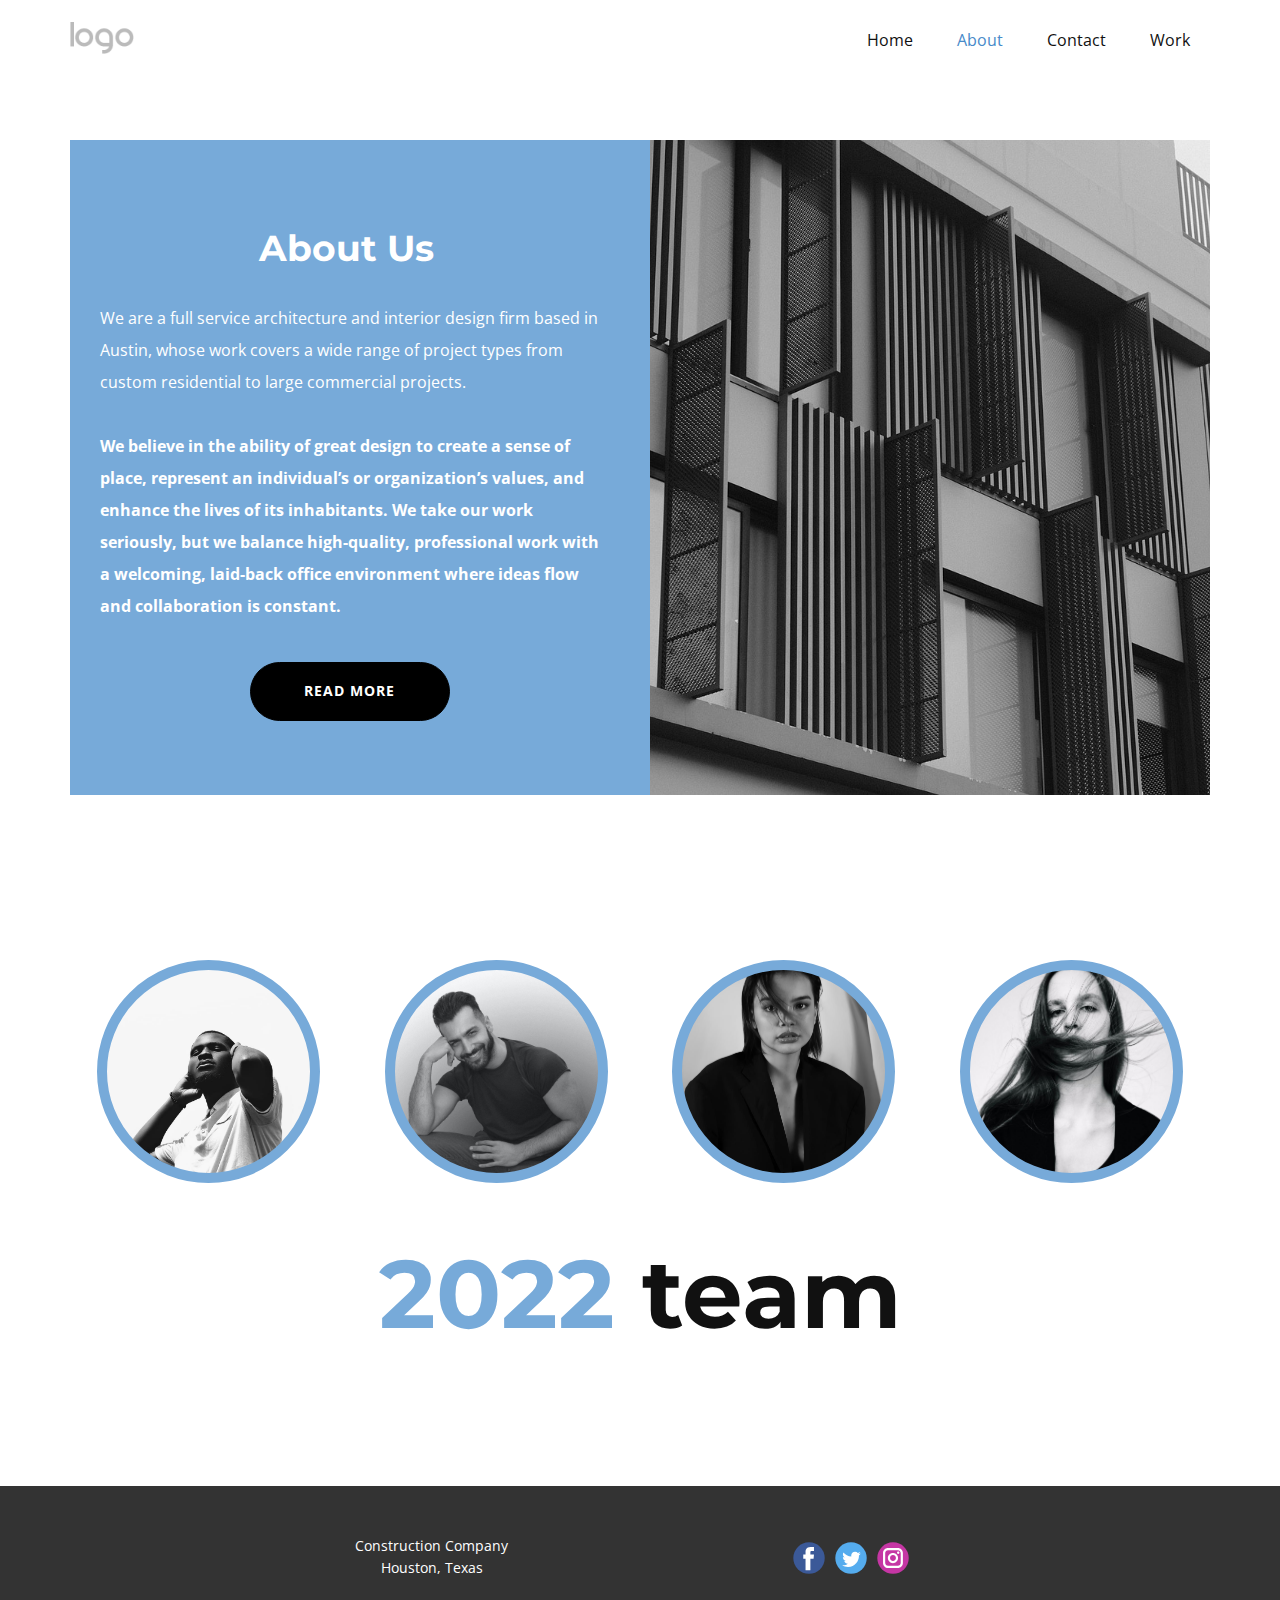
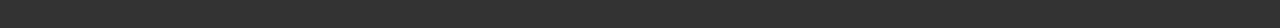
<file: About.html>
<!DOCTYPE html>
<html style="font-size: 16px">
  <head>
    <meta name="viewport" content="width=device-width, initial-scale=1.0" />
    <meta charset="utf-8" />
    <meta name="keywords" content="​About Us, 20​22 team" />
    <meta name="description" content="" />
    <meta name="page_type" content="np-template-header-footer-from-plugin" />
    <title>About</title>
    <link rel="stylesheet" href="nicepage.css" media="screen" />
    <link rel="stylesheet" href="About.css" media="screen" />
    <script
      class="u-script"
      type="text/javascript"
      src="jquery.js"
      defer=""
    ></script>
    <script
      class="u-script"
      type="text/javascript"
      src="nicepage.js"
      defer=""
    ></script>
    <meta name="generator" content="Nicepage 3.29.1, nicepage.com" />
    <link
      id="u-theme-google-font"
      rel="stylesheet"
      href="https://fonts.googleapis.com/css?family=Roboto:100,100i,300,300i,400,400i,500,500i,700,700i,900,900i|Open+Sans:300,300i,400,400i,600,600i,700,700i,800,800i"
    />
    <link
      id="u-page-google-font"
      rel="stylesheet"
      href="https://fonts.googleapis.com/css?family=Montserrat:100,100i,200,200i,300,300i,400,400i,500,500i,600,600i,700,700i,800,800i,900,900i"
    />

    <script type="application/ld+json">
      {
        "@context": "http://schema.org",
        "@type": "Organization",
        "name": "",
        "logo": "images/default-logo.png",
        "sameAs": [
          "https://facebook.com/name",
          "https://twitter.com/name",
          "https://instagram.com/name"
        ]
      }
    </script>
    <meta name="theme-color" content="#478ac9" />
    <meta name="twitter:site" content="@" />
    <meta name="twitter:card" content="summary_large_image" />
    <meta name="twitter:title" content="About" />
    <meta name="twitter:description" content="" />
    <meta property="og:title" content="About" />
    <meta property="og:type" content="website" />
  </head>
  <body class="u-body">
    <header class="u-clearfix u-header u-header" id="sec-83b5">
      <div class="u-clearfix u-sheet u-valign-middle u-sheet-1">
        <a href="/index.html" class="u-image u-logo u-image-1">
          <img
            src="images/default-logo.png"
            class="u-logo-image u-logo-image-1"
          />
        </a>
        <nav class="u-menu u-menu-dropdown u-offcanvas u-menu-1">
          <div
            class="menu-collapse"
            style="font-size: 1rem; letter-spacing: 0px"
          >
            <a
              class="u-button-style u-custom-left-right-menu-spacing u-custom-padding-bottom u-custom-text-hover-color u-custom-top-bottom-menu-spacing u-nav-link u-text-active-palette-1-base u-text-hover-palette-2-base"
              href="#"
            >
              <svg>
                <use
                  xmlns:xlink="http://www.w3.org/1999/xlink"
                  xlink:href="#menu-hamburger"
                ></use>
              </svg>
              <svg
                version="1.1"
                xmlns="http://www.w3.org/2000/svg"
                xmlns:xlink="http://www.w3.org/1999/xlink"
              >
                <defs>
                  <symbol
                    id="menu-hamburger"
                    viewBox="0 0 16 16"
                    style="width: 16px; height: 16px"
                  >
                    <rect y="1" width="16" height="2"></rect>
                    <rect y="7" width="16" height="2"></rect>
                    <rect y="13" width="16" height="2"></rect>
                  </symbol>
                </defs>
              </svg>
            </a>
          </div>
          <div class="u-custom-menu u-nav-container">
            <ul class="u-nav u-unstyled u-nav-1">
              <li class="u-nav-item">
                <a
                  class="u-button-style u-nav-link u-text-active-palette-1-base u-text-hover-palette-1-light-1"
                  href="Home.html"
                  style="padding: 10px 20px"
                  >Home</a
                >
              </li>
              <li class="u-nav-item">
                <a
                  class="u-button-style u-nav-link u-text-active-palette-1-base u-text-hover-palette-1-light-1"
                  href="About.html"
                  style="padding: 10px 20px"
                  >About</a
                >
              </li>
              <li class="u-nav-item">
                <a
                  class="u-button-style u-nav-link u-text-active-palette-1-base u-text-hover-palette-1-light-1"
                  href="Contact.html"
                  style="padding: 10px 20px"
                  >Contact</a
                >
              </li>
              <li class="u-nav-item">
                <a
                  class="u-button-style u-nav-link u-text-active-palette-1-base u-text-hover-palette-1-light-1"
                  href="Work.html"
                  style="padding: 10px 20px"
                  >Work</a
                >
              </li>
            </ul>
          </div>
          <div class="u-custom-menu u-nav-container-collapse">
            <div
              class="u-black u-container-style u-inner-container-layout u-opacity u-opacity-95 u-sidenav"
            >
              <div class="u-inner-container-layout u-sidenav-overflow">
                <div class="u-menu-close"></div>
                <ul
                  class="u-align-center u-nav u-popupmenu-items u-unstyled u-nav-2"
                >
                  <li class="u-nav-item">
                    <a
                      class="u-button-style u-nav-link"
                      href="Home.html"
                      style="padding: 10px 20px"
                      >Home</a
                    >
                  </li>
                  <li class="u-nav-item">
                    <a
                      class="u-button-style u-nav-link"
                      href="About.html"
                      style="padding: 10px 20px"
                      >About</a
                    >
                  </li>
                  <li class="u-nav-item">
                    <a
                      class="u-button-style u-nav-link"
                      href="Contact.html"
                      style="padding: 10px 20px"
                      >Contact</a
                    >
                  </li>
                  <li class="u-nav-item">
                    <a
                      class="u-button-style u-nav-link"
                      href="Work.html"
                      style="padding: 10px 20px"
                      >Work</a
                    >
                  </li>
                </ul>
              </div>
            </div>
            <div class="u-black u-menu-overlay u-opacity u-opacity-70"></div>
          </div>
        </nav>
      </div>
    </header>
    <section class="u-clearfix u-section-1" id="carousel_202c">
      <div class="u-clearfix u-sheet u-sheet-1">
        <div
          class="u-clearfix u-expanded-width u-gutter-20 u-layout-wrap u-palette-1-light-1 u-layout-wrap-1"
        >
          <div class="u-layout">
            <div class="u-layout-row">
              <div
                class="u-align-left u-container-style u-layout-cell u-size-30 u-layout-cell-1"
              >
                <div class="u-container-layout u-container-layout-1">
                  <h2
                    class="u-custom-font u-font-montserrat u-text u-text-1"
                    data-animation-name=""
                    data-animation-duration="0"
                    data-animation-delay="0"
                    data-animation-direction=""
                  >
                    About Us
                  </h2>
                  <p class="u-text u-text-2">
                    We are a full service architecture and interior design firm
                    based in Austin, whose work covers a wide range of project
                    types from custom residential to large commercial
                    projects.<br />&nbsp;<br />
                    <span style="font-weight: 700"></span>
                    <span style="font-weight: 700"></span>
                    <span style="font-weight: 700"
                      >We believe in the ability of great design to create a
                      sense of place, represent an individual’s or
                      organization’s values, and enhance the lives of its
                      inhabitants. We take our work seriously, but we balance
                      high-quality, professional work with a welcoming,
                      laid-back office environment where ideas flow and
                      collaboration is constant.</span
                    >
                    <br />
                  </p>
                  <a
                    href="/Work.html"
                    class="u-active-black u-black u-border-1 u-border-active-black u-border-black u-border-hover-black u-btn u-btn-round u-button-style u-hover-palette-1-base u-radius-50 u-btn-1"
                    >read more</a
                  >
                </div>
              </div>
              <div
                class="u-container-style u-image u-layout-cell u-size-30 u-image-1"
                data-image-width="1280"
                data-image-height="853"
              >
                <div class="u-container-layout u-container-layout-2"></div>
              </div>
            </div>
          </div>
        </div>
      </div>
    </section>
    <section
      class="u-clearfix u-container-align-center-lg u-container-align-center-xl u-section-2"
      id="carousel_022a"
    >
      <div class="u-clearfix u-sheet u-sheet-1">
        <div class="u-expanded-width u-list u-list-1">
          <div class="u-repeater u-repeater-1">
            <div
              class="u-container-align-center-xl u-container-style u-list-item u-repeater-item"
            >
              <div
                class="u-container-layout u-similar-container u-valign-middle u-container-layout-1"
              >
                <div
                  class="u-border-10 u-border-palette-1-light-1 u-image u-image-circle u-preserve-proportions u-image-1"
                  alt=""
                  data-image-width="720"
                  data-image-height="1080"
                ></div>
              </div>
            </div>
            <div
              class="u-container-align-center u-container-style u-list-item u-repeater-item"
            >
              <div
                class="u-container-layout u-similar-container u-valign-middle u-container-layout-2"
              >
                <div
                  class="u-border-10 u-border-palette-1-light-1 u-image u-image-circle u-preserve-proportions u-image-2"
                  alt=""
                  data-image-width="1080"
                  data-image-height="1080"
                ></div>
              </div>
            </div>
            <div
              class="u-container-align-center u-container-style u-list-item u-repeater-item"
            >
              <div
                class="u-container-layout u-similar-container u-valign-middle u-container-layout-3"
              >
                <div
                  class="u-border-10 u-border-palette-1-light-1 u-image u-image-circle u-preserve-proportions u-image-3"
                  alt=""
                  data-image-width="810"
                  data-image-height="1080"
                ></div>
              </div>
            </div>
            <div
              class="u-container-align-center u-container-style u-list-item u-repeater-item"
            >
              <div
                class="u-container-layout u-similar-container u-valign-middle u-container-layout-4"
              >
                <div
                  class="u-border-10 u-border-palette-1-light-1 u-image u-image-circle u-preserve-proportions u-image-4"
                  alt=""
                  data-image-width="850"
                  data-image-height="1080"
                ></div>
              </div>
            </div>
          </div>
        </div>
        <h2
          class="u-align-center u-custom-font u-font-montserrat u-text u-text-1"
        >
          <span class="u-text-palette-1-light-1">20​22</span> team
        </h2>
      </div>
    </section>

    <footer
      class="u-align-center u-clearfix u-footer u-grey-80 u-footer"
      id="sec-79b2"
    >
      <div class="u-clearfix u-sheet u-sheet-1">
        <p class="u-small-text u-text u-text-variant u-text-1">
          Construction Company<br />Houston, Texas
        </p>
        <div class="u-social-icons u-spacing-10 u-social-icons-1">
          <a
            class="u-social-url"
            title="facebook"
            target="_blank"
            href="https://facebook.com/name"
            ><span class="u-icon u-social-facebook u-social-icon u-icon-1"
              ><svg
                class="u-svg-link"
                preserveAspectRatio="xMidYMin slice"
                viewBox="0 0 112 112"
                style=""
              >
                <use
                  xmlns:xlink="http://www.w3.org/1999/xlink"
                  xlink:href="#svg-d24f"
                ></use></svg
              ><svg
                class="u-svg-content"
                viewBox="0 0 112 112"
                x="0"
                y="0"
                id="svg-d24f"
              >
                <circle fill="currentColor" cx="56.1" cy="56.1" r="55"></circle>
                <path
                  fill="#FFFFFF"
                  d="M73.5,31.6h-9.1c-1.4,0-3.6,0.8-3.6,3.9v8.5h12.6L72,58.3H60.8v40.8H43.9V58.3h-8V43.9h8v-9.2
c0-6.7,3.1-17,17-17h12.5v13.9H73.5z"
                ></path></svg
            ></span>
          </a>
          <a
            class="u-social-url"
            title="twitter"
            target="_blank"
            href="https://twitter.com/name"
            ><span class="u-icon u-social-icon u-social-twitter u-icon-2"
              ><svg
                class="u-svg-link"
                preserveAspectRatio="xMidYMin slice"
                viewBox="0 0 112 112"
                style=""
              >
                <use
                  xmlns:xlink="http://www.w3.org/1999/xlink"
                  xlink:href="#svg-8c53"
                ></use></svg
              ><svg
                class="u-svg-content"
                viewBox="0 0 112 112"
                x="0"
                y="0"
                id="svg-8c53"
              >
                <circle
                  fill="currentColor"
                  class="st0"
                  cx="56.1"
                  cy="56.1"
                  r="55"
                ></circle>
                <path
                  fill="#FFFFFF"
                  d="M83.8,47.3c0,0.6,0,1.2,0,1.7c0,17.7-13.5,38.2-38.2,38.2C38,87.2,31,85,25,81.2c1,0.1,2.1,0.2,3.2,0.2
c6.3,0,12.1-2.1,16.7-5.7c-5.9-0.1-10.8-4-12.5-9.3c0.8,0.2,1.7,0.2,2.5,0.2c1.2,0,2.4-0.2,3.5-0.5c-6.1-1.2-10.8-6.7-10.8-13.1
c0-0.1,0-0.1,0-0.2c1.8,1,3.9,1.6,6.1,1.7c-3.6-2.4-6-6.5-6-11.2c0-2.5,0.7-4.8,1.8-6.7c6.6,8.1,16.5,13.5,27.6,14
c-0.2-1-0.3-2-0.3-3.1c0-7.4,6-13.4,13.4-13.4c3.9,0,7.3,1.6,9.8,4.2c3.1-0.6,5.9-1.7,8.5-3.3c-1,3.1-3.1,5.8-5.9,7.4
c2.7-0.3,5.3-1,7.7-2.1C88.7,43,86.4,45.4,83.8,47.3z"
                ></path></svg
            ></span>
          </a>
          <a
            class="u-social-url"
            title="instagram"
            target="_blank"
            href="https://instagram.com/name"
            ><span class="u-icon u-social-icon u-social-instagram u-icon-3"
              ><svg
                class="u-svg-link"
                preserveAspectRatio="xMidYMin slice"
                viewBox="0 0 112 112"
                style=""
              >
                <use
                  xmlns:xlink="http://www.w3.org/1999/xlink"
                  xlink:href="#svg-1a03"
                ></use></svg
              ><svg
                class="u-svg-content"
                viewBox="0 0 112 112"
                x="0"
                y="0"
                id="svg-1a03"
              >
                <circle fill="currentColor" cx="56.1" cy="56.1" r="55"></circle>
                <path
                  fill="#FFFFFF"
                  d="M55.9,38.2c-9.9,0-17.9,8-17.9,17.9C38,66,46,74,55.9,74c9.9,0,17.9-8,17.9-17.9C73.8,46.2,65.8,38.2,55.9,38.2
z M55.9,66.4c-5.7,0-10.3-4.6-10.3-10.3c-0.1-5.7,4.6-10.3,10.3-10.3c5.7,0,10.3,4.6,10.3,10.3C66.2,61.8,61.6,66.4,55.9,66.4z"
                ></path>
                <path
                  fill="#FFFFFF"
                  d="M74.3,33.5c-2.3,0-4.2,1.9-4.2,4.2s1.9,4.2,4.2,4.2s4.2-1.9,4.2-4.2S76.6,33.5,74.3,33.5z"
                ></path>
                <path
                  fill="#FFFFFF"
                  d="M73.1,21.3H38.6c-9.7,0-17.5,7.9-17.5,17.5v34.5c0,9.7,7.9,17.6,17.5,17.6h34.5c9.7,0,17.5-7.9,17.5-17.5V38.8
C90.6,29.1,82.7,21.3,73.1,21.3z M83,73.3c0,5.5-4.5,9.9-9.9,9.9H38.6c-5.5,0-9.9-4.5-9.9-9.9V38.8c0-5.5,4.5-9.9,9.9-9.9h34.5
c5.5,0,9.9,4.5,9.9,9.9V73.3z"
                ></path></svg
            ></span>
          </a>
        </div>
      </div>
    </footer>
  </body>
</html>
</file>
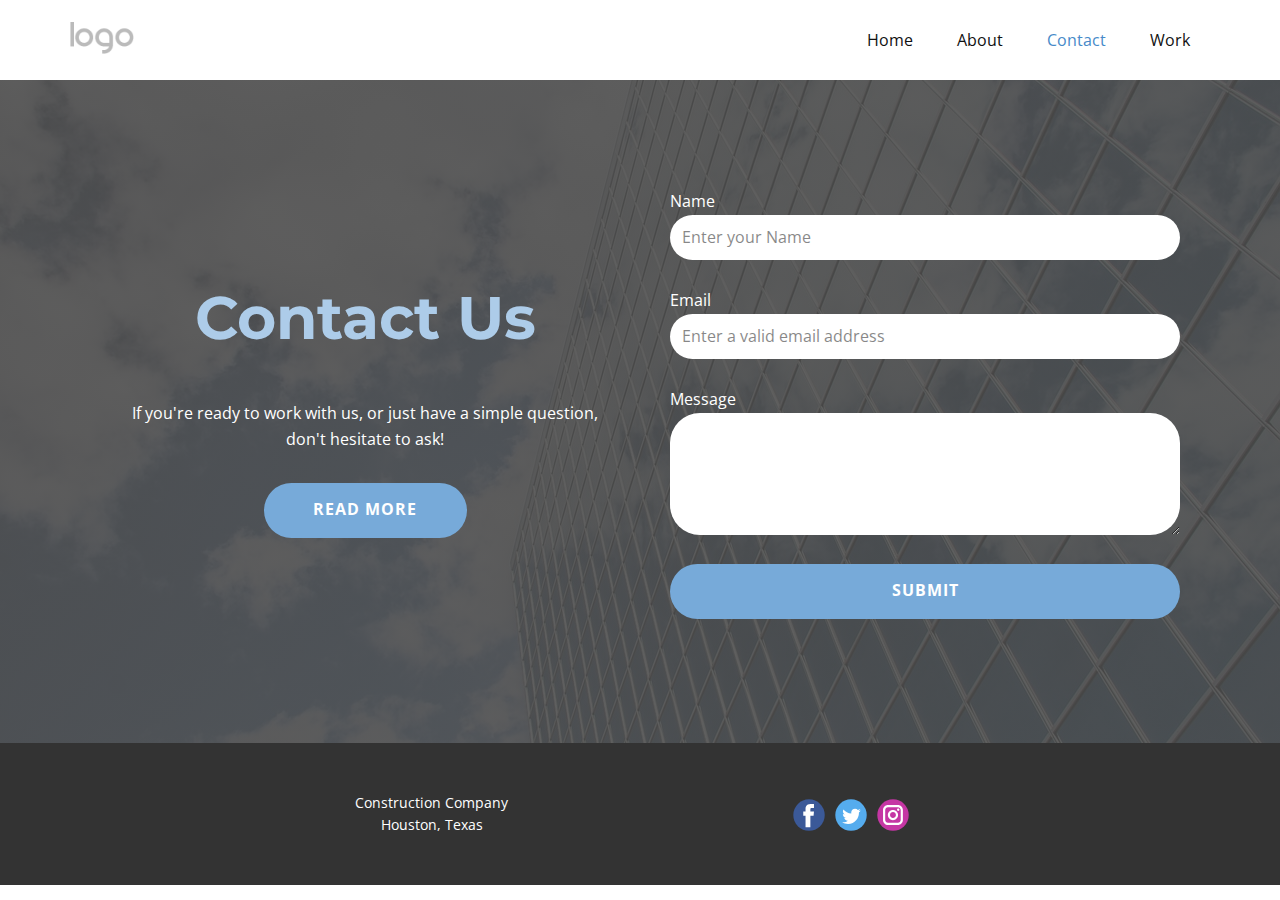
<file: Contact.html>
<!DOCTYPE html>
<html style="font-size: 16px">
  <head>
    <meta name="viewport" content="width=device-width, initial-scale=1.0" />
    <meta charset="utf-8" />
    <meta name="keywords" content="Contact Us" />
    <meta name="description" content="" />
    <meta name="page_type" content="np-template-header-footer-from-plugin" />
    <title>Contact</title>
    <link rel="stylesheet" href="nicepage.css" media="screen" />
    <link rel="stylesheet" href="Contact.css" media="screen" />
    <script
      class="u-script"
      type="text/javascript"
      src="jquery.js"
      defer=""
    ></script>
    <script
      class="u-script"
      type="text/javascript"
      src="nicepage.js"
      defer=""
    ></script>
    <meta name="generator" content="Nicepage 3.29.1, nicepage.com" />
    <link
      id="u-theme-google-font"
      rel="stylesheet"
      href="https://fonts.googleapis.com/css?family=Roboto:100,100i,300,300i,400,400i,500,500i,700,700i,900,900i|Open+Sans:300,300i,400,400i,600,600i,700,700i,800,800i"
    />
    <link
      id="u-page-google-font"
      rel="stylesheet"
      href="https://fonts.googleapis.com/css?family=Montserrat:100,100i,200,200i,300,300i,400,400i,500,500i,600,600i,700,700i,800,800i,900,900i"
    />

    <script type="application/ld+json">
      {
        "@context": "http://schema.org",
        "@type": "Organization",
        "name": "",
        "logo": "images/default-logo.png",
        "sameAs": [
          "https://facebook.com/name",
          "https://twitter.com/name",
          "https://instagram.com/name"
        ]
      }
    </script>
    <meta name="theme-color" content="#478ac9" />
    <meta name="twitter:site" content="@" />
    <meta name="twitter:card" content="summary_large_image" />
    <meta name="twitter:title" content="Contact" />
    <meta name="twitter:description" content="" />
    <meta property="og:title" content="Contact" />
    <meta property="og:type" content="website" />
  </head>
  <body class="u-body">
    <header class="u-clearfix u-header u-header" id="sec-83b5">
      <div class="u-clearfix u-sheet u-valign-middle u-sheet-1">
        <a href="/index.html" class="u-image u-logo u-image-1">
          <img
            src="images/default-logo.png"
            class="u-logo-image u-logo-image-1"
          />
        </a>
        <nav class="u-menu u-menu-dropdown u-offcanvas u-menu-1">
          <div
            class="menu-collapse"
            style="font-size: 1rem; letter-spacing: 0px"
          >
            <a
              class="u-button-style u-custom-left-right-menu-spacing u-custom-padding-bottom u-custom-text-hover-color u-custom-top-bottom-menu-spacing u-nav-link u-text-active-palette-1-base u-text-hover-palette-2-base"
              href="#"
            >
              <svg>
                <use
                  xmlns:xlink="http://www.w3.org/1999/xlink"
                  xlink:href="#menu-hamburger"
                ></use>
              </svg>
              <svg
                version="1.1"
                xmlns="http://www.w3.org/2000/svg"
                xmlns:xlink="http://www.w3.org/1999/xlink"
              >
                <defs>
                  <symbol
                    id="menu-hamburger"
                    viewBox="0 0 16 16"
                    style="width: 16px; height: 16px"
                  >
                    <rect y="1" width="16" height="2"></rect>
                    <rect y="7" width="16" height="2"></rect>
                    <rect y="13" width="16" height="2"></rect>
                  </symbol>
                </defs>
              </svg>
            </a>
          </div>
          <div class="u-custom-menu u-nav-container">
            <ul class="u-nav u-unstyled u-nav-1">
              <li class="u-nav-item">
                <a
                  class="u-button-style u-nav-link u-text-active-palette-1-base u-text-hover-palette-1-light-1"
                  href="Home.html"
                  style="padding: 10px 20px"
                  >Home</a
                >
              </li>
              <li class="u-nav-item">
                <a
                  class="u-button-style u-nav-link u-text-active-palette-1-base u-text-hover-palette-1-light-1"
                  href="About.html"
                  style="padding: 10px 20px"
                  >About</a
                >
              </li>
              <li class="u-nav-item">
                <a
                  class="u-button-style u-nav-link u-text-active-palette-1-base u-text-hover-palette-1-light-1"
                  href="Contact.html"
                  style="padding: 10px 20px"
                  >Contact</a
                >
              </li>
              <li class="u-nav-item">
                <a
                  class="u-button-style u-nav-link u-text-active-palette-1-base u-text-hover-palette-1-light-1"
                  href="Work.html"
                  style="padding: 10px 20px"
                  >Work</a
                >
              </li>
            </ul>
          </div>
          <div class="u-custom-menu u-nav-container-collapse">
            <div
              class="u-black u-container-style u-inner-container-layout u-opacity u-opacity-95 u-sidenav"
            >
              <div class="u-inner-container-layout u-sidenav-overflow">
                <div class="u-menu-close"></div>
                <ul
                  class="u-align-center u-nav u-popupmenu-items u-unstyled u-nav-2"
                >
                  <li class="u-nav-item">
                    <a
                      class="u-button-style u-nav-link"
                      href="Home.html"
                      style="padding: 10px 20px"
                      >Home</a
                    >
                  </li>
                  <li class="u-nav-item">
                    <a
                      class="u-button-style u-nav-link"
                      href="About.html"
                      style="padding: 10px 20px"
                      >About</a
                    >
                  </li>
                  <li class="u-nav-item">
                    <a
                      class="u-button-style u-nav-link"
                      href="Contact.html"
                      style="padding: 10px 20px"
                      >Contact</a
                    >
                  </li>
                  <li class="u-nav-item">
                    <a
                      class="u-button-style u-nav-link"
                      href="Work.html"
                      style="padding: 10px 20px"
                      >Work</a
                    >
                  </li>
                </ul>
              </div>
            </div>
            <div class="u-black u-menu-overlay u-opacity u-opacity-70"></div>
          </div>
        </nav>
      </div>
    </header>
    <section
      class="u-clearfix u-image u-shading u-section-1"
      id="carousel_8b93"
      data-image-width="1280"
      data-image-height="853"
    >
      <div class="u-clearfix u-sheet u-sheet-1">
        <div
          class="u-clearfix u-expanded-width u-gutter-0 u-layout-wrap u-layout-wrap-1"
        >
          <div class="u-layout">
            <div class="u-layout-row">
              <div
                class="u-align-center u-container-style u-layout-cell u-shape-rectangle u-size-30 u-layout-cell-1"
              >
                <div
                  class="u-container-layout u-valign-middle u-container-layout-1"
                >
                  <h2
                    class="u-custom-font u-font-montserrat u-text u-text-default u-text-palette-1-light-2 u-text-1"
                  >
                    Contact Us
                  </h2>
                  <p class="u-text u-text-2">
                    If you're ready to work with us, or just have a simple
                    question, don't hesitate to ask!
                  </p>
                  <a
                    href="/About.html"
                    class="u-border-none u-btn u-btn-round u-button-style u-palette-1-light-1 u-radius-50 u-btn-1"
                    >read more</a
                  >
                </div>
              </div>
              <div
                class="u-align-center u-container-style u-layout-cell u-shape-rectangle u-size-30 u-layout-cell-2"
                data-animation-name=""
                data-animation-duration="0"
                data-animation-delay="0"
                data-animation-direction=""
              >
                <div class="u-container-layout u-container-layout-2">
                  <div class="u-align-left u-form u-form-1">
                    <form
                      action="#"
                      class="u-clearfix u-form-spacing-28 u-form-vertical u-inner-form"
                      style="padding: 0px"
                      name="form"
                    >
                      <div class="u-form-group u-form-name u-label-top">
                        <label
                          for="name-5a14"
                          class="u-label"
                          wfd-invisible="true"
                          >Name</label
                        >
                        <input
                          type="text"
                          placeholder="Enter your Name"
                          id="name-5a14"
                          name="name"
                          class="u-input u-input-rectangle u-radius-30 u-white"
                          required=""
                        />
                      </div>
                      <div class="u-form-email u-form-group u-label-top">
                        <label
                          for="email-5a14"
                          class="u-label"
                          wfd-invisible="true"
                          >Email</label
                        >
                        <input
                          type="email"
                          placeholder="Enter a valid email address"
                          id="email-5a14"
                          name="email"
                          class="u-input u-input-rectangle u-radius-30 u-white"
                          required=""
                        />
                      </div>
                      <div class="u-form-group u-form-message u-label-top">
                        <label
                          for="message-5a14"
                          class="u-label"
                          wfd-invisible="true"
                          >Message</label
                        >
                        <textarea
                          placeholder=""
                          rows="4"
                          cols="50"
                          id="message-5a14"
                          name="message"
                          class="u-input u-input-rectangle u-radius-30 u-white"
                          required=""
                        ></textarea>
                      </div>
                      <div
                        class="u-align-left u-form-group u-form-submit u-label-top"
                      >
                        <input
                          type="submit"
                          value="submit"
                          class="u-form-control-hidden"
                          wfd-invisible="true"
                        />
                        <a
                          href="#"
                          class="u-active-palette-1-light-1 u-border-none u-btn u-btn-round u-btn-submit u-button-style u-hover-palette-1-dark-1 u-palette-1-light-1 u-radius-30 u-btn-2"
                          >Submit</a
                        >
                      </div>
                      <div
                        class="u-form-send-message u-form-send-success"
                        wfd-invisible="true"
                      >
                        Thank you! Your message has been sent.
                      </div>
                      <div
                        class="u-form-send-error u-form-send-message"
                        wfd-invisible="true"
                      >
                        Unable to send your message. Please fix errors then try
                        again.
                      </div>
                      <input
                        type="hidden"
                        value=""
                        name="recaptchaResponse"
                        wfd-invisible="true"
                      />
                    </form>
                  </div>
                </div>
              </div>
            </div>
          </div>
        </div>
      </div>
    </section>

    <footer
      class="u-align-center u-clearfix u-footer u-grey-80 u-footer"
      id="sec-79b2"
    >
      <div class="u-clearfix u-sheet u-sheet-1">
        <p class="u-small-text u-text u-text-variant u-text-1">
          Construction Company<br />Houston, Texas
        </p>
        <div class="u-social-icons u-spacing-10 u-social-icons-1">
          <a
            class="u-social-url"
            title="facebook"
            target="_blank"
            href="https://facebook.com/name"
            ><span class="u-icon u-social-facebook u-social-icon u-icon-1"
              ><svg
                class="u-svg-link"
                preserveAspectRatio="xMidYMin slice"
                viewBox="0 0 112 112"
                style=""
              >
                <use
                  xmlns:xlink="http://www.w3.org/1999/xlink"
                  xlink:href="#svg-d24f"
                ></use></svg
              ><svg
                class="u-svg-content"
                viewBox="0 0 112 112"
                x="0"
                y="0"
                id="svg-d24f"
              >
                <circle fill="currentColor" cx="56.1" cy="56.1" r="55"></circle>
                <path
                  fill="#FFFFFF"
                  d="M73.5,31.6h-9.1c-1.4,0-3.6,0.8-3.6,3.9v8.5h12.6L72,58.3H60.8v40.8H43.9V58.3h-8V43.9h8v-9.2
c0-6.7,3.1-17,17-17h12.5v13.9H73.5z"
                ></path></svg
            ></span>
          </a>
          <a
            class="u-social-url"
            title="twitter"
            target="_blank"
            href="https://twitter.com/name"
            ><span class="u-icon u-social-icon u-social-twitter u-icon-2"
              ><svg
                class="u-svg-link"
                preserveAspectRatio="xMidYMin slice"
                viewBox="0 0 112 112"
                style=""
              >
                <use
                  xmlns:xlink="http://www.w3.org/1999/xlink"
                  xlink:href="#svg-8c53"
                ></use></svg
              ><svg
                class="u-svg-content"
                viewBox="0 0 112 112"
                x="0"
                y="0"
                id="svg-8c53"
              >
                <circle
                  fill="currentColor"
                  class="st0"
                  cx="56.1"
                  cy="56.1"
                  r="55"
                ></circle>
                <path
                  fill="#FFFFFF"
                  d="M83.8,47.3c0,0.6,0,1.2,0,1.7c0,17.7-13.5,38.2-38.2,38.2C38,87.2,31,85,25,81.2c1,0.1,2.1,0.2,3.2,0.2
c6.3,0,12.1-2.1,16.7-5.7c-5.9-0.1-10.8-4-12.5-9.3c0.8,0.2,1.7,0.2,2.5,0.2c1.2,0,2.4-0.2,3.5-0.5c-6.1-1.2-10.8-6.7-10.8-13.1
c0-0.1,0-0.1,0-0.2c1.8,1,3.9,1.6,6.1,1.7c-3.6-2.4-6-6.5-6-11.2c0-2.5,0.7-4.8,1.8-6.7c6.6,8.1,16.5,13.5,27.6,14
c-0.2-1-0.3-2-0.3-3.1c0-7.4,6-13.4,13.4-13.4c3.9,0,7.3,1.6,9.8,4.2c3.1-0.6,5.9-1.7,8.5-3.3c-1,3.1-3.1,5.8-5.9,7.4
c2.7-0.3,5.3-1,7.7-2.1C88.7,43,86.4,45.4,83.8,47.3z"
                ></path></svg
            ></span>
          </a>
          <a
            class="u-social-url"
            title="instagram"
            target="_blank"
            href="https://instagram.com/name"
            ><span class="u-icon u-social-icon u-social-instagram u-icon-3"
              ><svg
                class="u-svg-link"
                preserveAspectRatio="xMidYMin slice"
                viewBox="0 0 112 112"
                style=""
              >
                <use
                  xmlns:xlink="http://www.w3.org/1999/xlink"
                  xlink:href="#svg-1a03"
                ></use></svg
              ><svg
                class="u-svg-content"
                viewBox="0 0 112 112"
                x="0"
                y="0"
                id="svg-1a03"
              >
                <circle fill="currentColor" cx="56.1" cy="56.1" r="55"></circle>
                <path
                  fill="#FFFFFF"
                  d="M55.9,38.2c-9.9,0-17.9,8-17.9,17.9C38,66,46,74,55.9,74c9.9,0,17.9-8,17.9-17.9C73.8,46.2,65.8,38.2,55.9,38.2
z M55.9,66.4c-5.7,0-10.3-4.6-10.3-10.3c-0.1-5.7,4.6-10.3,10.3-10.3c5.7,0,10.3,4.6,10.3,10.3C66.2,61.8,61.6,66.4,55.9,66.4z"
                ></path>
                <path
                  fill="#FFFFFF"
                  d="M74.3,33.5c-2.3,0-4.2,1.9-4.2,4.2s1.9,4.2,4.2,4.2s4.2-1.9,4.2-4.2S76.6,33.5,74.3,33.5z"
                ></path>
                <path
                  fill="#FFFFFF"
                  d="M73.1,21.3H38.6c-9.7,0-17.5,7.9-17.5,17.5v34.5c0,9.7,7.9,17.6,17.5,17.6h34.5c9.7,0,17.5-7.9,17.5-17.5V38.8
C90.6,29.1,82.7,21.3,73.1,21.3z M83,73.3c0,5.5-4.5,9.9-9.9,9.9H38.6c-5.5,0-9.9-4.5-9.9-9.9V38.8c0-5.5,4.5-9.9,9.9-9.9h34.5
c5.5,0,9.9,4.5,9.9,9.9V73.3z"
                ></path></svg
            ></span>
          </a>
        </div>
      </div>
    </footer>
  </body>
</html>
</file>
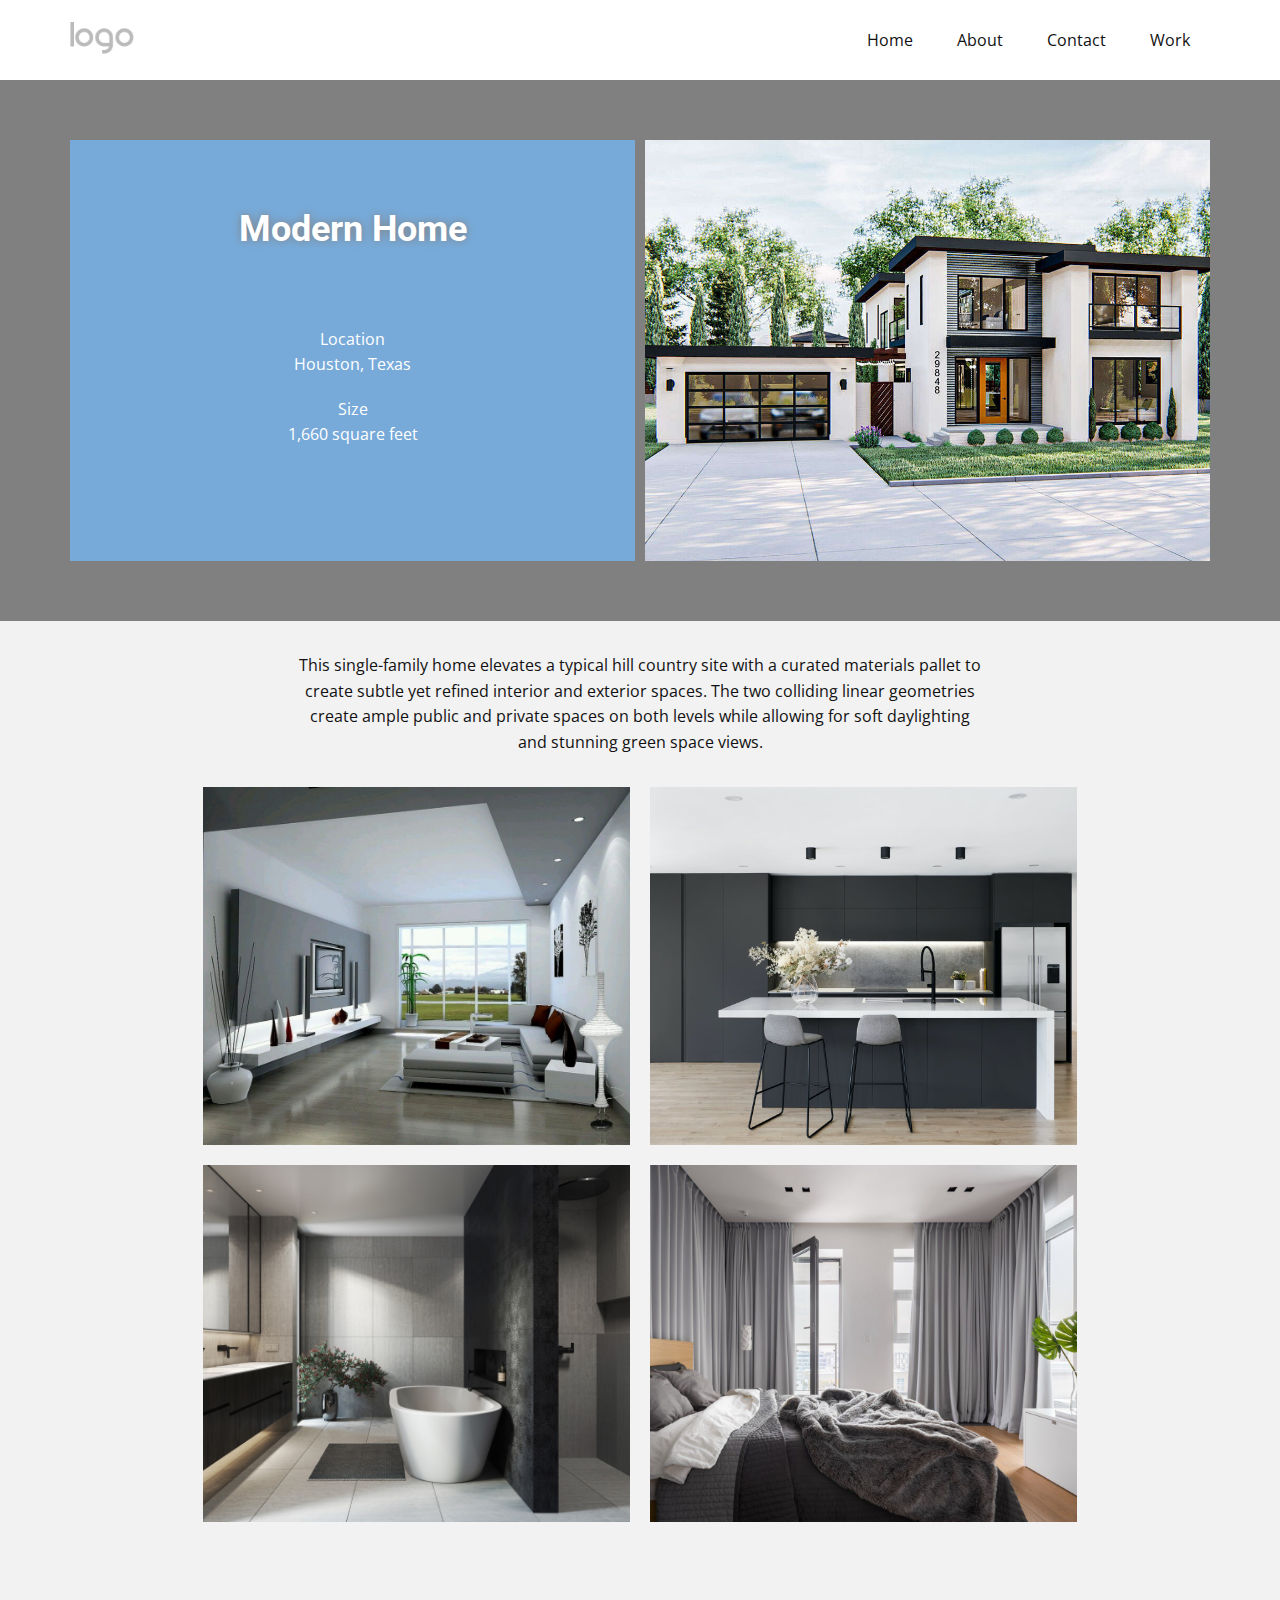
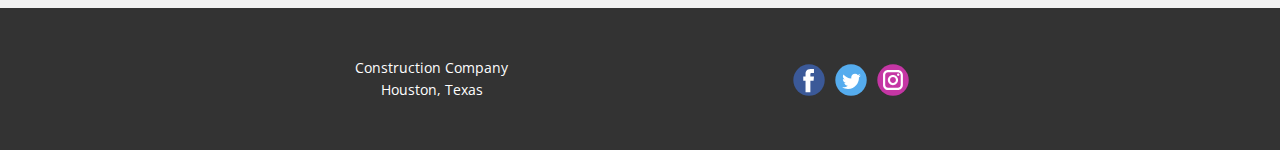
<file: Modern-Home.html>
<!DOCTYPE html>
<html style="font-size: 16px">
  <head>
    <meta name="viewport" content="width=device-width, initial-scale=1.0" />
    <meta charset="utf-8" />
    <meta name="keywords" content="Modern Home" />
    <meta name="description" content="" />
    <meta name="page_type" content="np-template-header-footer-from-plugin" />
    <title>Modern Home</title>
    <link rel="stylesheet" href="nicepage.css" media="screen" />
    <link rel="stylesheet" href="Modern-Home.css" media="screen" />
    <script
      class="u-script"
      type="text/javascript"
      src="jquery.js"
      defer=""
    ></script>
    <script
      class="u-script"
      type="text/javascript"
      src="nicepage.js"
      defer=""
    ></script>
    <meta name="generator" content="Nicepage 3.29.1, nicepage.com" />
    <link
      id="u-theme-google-font"
      rel="stylesheet"
      href="https://fonts.googleapis.com/css?family=Roboto:100,100i,300,300i,400,400i,500,500i,700,700i,900,900i|Open+Sans:300,300i,400,400i,600,600i,700,700i,800,800i"
    />

    <script type="application/ld+json">
      {
        "@context": "http://schema.org",
        "@type": "Organization",
        "name": "",
        "logo": "images/default-logo.png",
        "sameAs": [
          "https://facebook.com/name",
          "https://twitter.com/name",
          "https://instagram.com/name"
        ]
      }
    </script>
    <meta name="theme-color" content="#478ac9" />
    <meta name="twitter:site" content="@" />
    <meta name="twitter:card" content="summary_large_image" />
    <meta name="twitter:title" content="Modern Home" />
    <meta name="twitter:description" content="" />
    <meta property="og:title" content="Modern Home" />
    <meta property="og:type" content="website" />
  </head>
  <body class="u-body">
    <header class="u-clearfix u-header u-header" id="sec-83b5">
      <div class="u-clearfix u-sheet u-valign-middle u-sheet-1">
        <a href="/index.html" class="u-image u-logo u-image-1">
          <img
            src="images/default-logo.png"
            class="u-logo-image u-logo-image-1"
          />
        </a>
        <nav class="u-menu u-menu-dropdown u-offcanvas u-menu-1">
          <div
            class="menu-collapse"
            style="font-size: 1rem; letter-spacing: 0px"
          >
            <a
              class="u-button-style u-custom-left-right-menu-spacing u-custom-padding-bottom u-custom-text-hover-color u-custom-top-bottom-menu-spacing u-nav-link u-text-active-palette-1-base u-text-hover-palette-2-base"
              href="#"
            >
              <svg>
                <use
                  xmlns:xlink="http://www.w3.org/1999/xlink"
                  xlink:href="#menu-hamburger"
                ></use>
              </svg>
              <svg
                version="1.1"
                xmlns="http://www.w3.org/2000/svg"
                xmlns:xlink="http://www.w3.org/1999/xlink"
              >
                <defs>
                  <symbol
                    id="menu-hamburger"
                    viewBox="0 0 16 16"
                    style="width: 16px; height: 16px"
                  >
                    <rect y="1" width="16" height="2"></rect>
                    <rect y="7" width="16" height="2"></rect>
                    <rect y="13" width="16" height="2"></rect>
                  </symbol>
                </defs>
              </svg>
            </a>
          </div>
          <div class="u-custom-menu u-nav-container">
            <ul class="u-nav u-unstyled u-nav-1">
              <li class="u-nav-item">
                <a
                  class="u-button-style u-nav-link u-text-active-palette-1-base u-text-hover-palette-1-light-1"
                  href="Home.html"
                  style="padding: 10px 20px"
                  >Home</a
                >
              </li>
              <li class="u-nav-item">
                <a
                  class="u-button-style u-nav-link u-text-active-palette-1-base u-text-hover-palette-1-light-1"
                  href="About.html"
                  style="padding: 10px 20px"
                  >About</a
                >
              </li>
              <li class="u-nav-item">
                <a
                  class="u-button-style u-nav-link u-text-active-palette-1-base u-text-hover-palette-1-light-1"
                  href="Contact.html"
                  style="padding: 10px 20px"
                  >Contact</a
                >
              </li>
              <li class="u-nav-item">
                <a
                  class="u-button-style u-nav-link u-text-active-palette-1-base u-text-hover-palette-1-light-1"
                  href="Work.html"
                  style="padding: 10px 20px"
                  >Work</a
                >
              </li>
            </ul>
          </div>
          <div class="u-custom-menu u-nav-container-collapse">
            <div
              class="u-black u-container-style u-inner-container-layout u-opacity u-opacity-95 u-sidenav"
            >
              <div class="u-inner-container-layout u-sidenav-overflow">
                <div class="u-menu-close"></div>
                <ul
                  class="u-align-center u-nav u-popupmenu-items u-unstyled u-nav-2"
                >
                  <li class="u-nav-item">
                    <a
                      class="u-button-style u-nav-link"
                      href="Home.html"
                      style="padding: 10px 20px"
                      >Home</a
                    >
                  </li>
                  <li class="u-nav-item">
                    <a
                      class="u-button-style u-nav-link"
                      href="About.html"
                      style="padding: 10px 20px"
                      >About</a
                    >
                  </li>
                  <li class="u-nav-item">
                    <a
                      class="u-button-style u-nav-link"
                      href="Contact.html"
                      style="padding: 10px 20px"
                      >Contact</a
                    >
                  </li>
                  <li class="u-nav-item">
                    <a
                      class="u-button-style u-nav-link"
                      href="Work.html"
                      style="padding: 10px 20px"
                      >Work</a
                    >
                  </li>
                </ul>
              </div>
            </div>
            <div class="u-black u-menu-overlay u-opacity u-opacity-70"></div>
          </div>
        </nav>
      </div>
    </header>
    <section class="u-clearfix u-grey-50 u-section-1" id="sec-ff3c">
      <div class="u-clearfix u-sheet u-sheet-1">
        <div
          class="u-clearfix u-expanded-width u-gutter-10 u-layout-wrap u-layout-wrap-1"
        >
          <div class="u-layout" style="">
            <div class="u-layout-row" style="">
              <div
                class="u-container-style u-layout-cell u-left-cell u-palette-1-light-1 u-size-30 u-size-xs-60 u-layout-cell-1"
                src=""
              >
                <div class="u-container-layout u-container-layout-1">
                  <h2 class="u-align-center u-text u-text-default u-text-1">
                    Modern Home
                  </h2>
                  <p class="u-align-center u-text u-text-2">
                    Location<br />Houston, Texas
                  </p>
                  <p class="u-align-center u-text u-text-3">
                    Size<br />
                    1,660 square feet
                  </p>
                </div>
              </div>
              <div
                class="u-align-center u-container-style u-image u-layout-cell u-right-cell u-size-30 u-size-xs-60 u-image-1"
                src=""
                data-image-width="1200"
                data-image-height="800"
              >
                <div
                  class="u-container-layout u-container-layout-2"
                  src=""
                ></div>
              </div>
            </div>
          </div>
        </div>
      </div>
    </section>
    <section
      class="u-align-center u-clearfix u-grey-5 u-section-2"
      id="carousel_b47d"
    >
      <div class="u-clearfix u-sheet u-sheet-1">
        <p class="u-text u-text-1">
          This single-family home elevates a typical hill country site with a
          curated materials pallet to create subtle yet refined interior and
          exterior spaces. The two colliding linear geometries create ample
          public and private spaces on both levels while allowing for soft
          daylighting and stunning green space views.
        </p>
        <div
          class="u-gallery u-layout-grid u-lightbox u-no-transition u-show-text-none u-gallery-1"
        >
          <div class="u-gallery-inner u-gallery-inner-1">
            <div class="u-effect-hover-zoom u-gallery-item">
              <div
                class="u-back-slide"
                data-image-width="1024"
                data-image-height="853"
              >
                <img
                  class="u-back-image u-expanded"
                  src="images/199d0532ed769eb7099246d63e77b397.jpg"
                />
              </div>
              <div class="u-over-slide u-shading u-over-slide-1">
                <h3 class="u-gallery-heading"></h3>
                <p class="u-gallery-text"></p>
              </div>
            </div>
            <div class="u-effect-hover-zoom u-gallery-item u-gallery-item-2">
              <div
                class="u-back-slide"
                data-image-width="1500"
                data-image-height="1125"
              >
                <img
                  class="u-back-image u-expanded"
                  src="images/Cosentino_7-Tips-for-Designing-a-Modern-Kitchen_March_01-1.jpg"
                />
              </div>
              <div class="u-over-slide u-shading u-over-slide-2">
                <h3 class="u-gallery-heading"></h3>
                <p class="u-gallery-text"></p>
              </div>
            </div>
            <div class="u-effect-hover-zoom u-gallery-item u-gallery-item-3">
              <div
                class="u-back-slide"
                data-image-width="1200"
                data-image-height="750"
              >
                <img
                  class="u-back-image u-expanded"
                  src="images/modern-bathroom-tile.jpg"
                />
              </div>
              <div class="u-over-slide u-shading u-over-slide-3">
                <h3 class="u-gallery-heading"></h3>
                <p class="u-gallery-text"></p>
              </div>
            </div>
            <div class="u-effect-hover-zoom u-gallery-item u-gallery-item-4">
              <div
                class="u-back-slide"
                data-image-width="1200"
                data-image-height="970"
              >
                <img
                  class="u-back-image u-expanded"
                  src="images/ea5a6936c36d3a4a858c3d1fa02a9474.jpg"
                />
              </div>
              <div class="u-over-slide u-shading u-over-slide-4">
                <h3 class="u-gallery-heading"></h3>
                <p class="u-gallery-text"></p>
              </div>
            </div>
          </div>
        </div>
      </div>
    </section>

    <footer
      class="u-align-center u-clearfix u-footer u-grey-80 u-footer"
      id="sec-79b2"
    >
      <div class="u-clearfix u-sheet u-sheet-1">
        <p class="u-small-text u-text u-text-variant u-text-1">
          Construction Company<br />Houston, Texas
        </p>
        <div class="u-social-icons u-spacing-10 u-social-icons-1">
          <a
            class="u-social-url"
            title="facebook"
            target="_blank"
            href="https://facebook.com/name"
            ><span class="u-icon u-social-facebook u-social-icon u-icon-1"
              ><svg
                class="u-svg-link"
                preserveAspectRatio="xMidYMin slice"
                viewBox="0 0 112 112"
                style=""
              >
                <use
                  xmlns:xlink="http://www.w3.org/1999/xlink"
                  xlink:href="#svg-d24f"
                ></use></svg
              ><svg
                class="u-svg-content"
                viewBox="0 0 112 112"
                x="0"
                y="0"
                id="svg-d24f"
              >
                <circle fill="currentColor" cx="56.1" cy="56.1" r="55"></circle>
                <path
                  fill="#FFFFFF"
                  d="M73.5,31.6h-9.1c-1.4,0-3.6,0.8-3.6,3.9v8.5h12.6L72,58.3H60.8v40.8H43.9V58.3h-8V43.9h8v-9.2
c0-6.7,3.1-17,17-17h12.5v13.9H73.5z"
                ></path></svg
            ></span>
          </a>
          <a
            class="u-social-url"
            title="twitter"
            target="_blank"
            href="https://twitter.com/name"
            ><span class="u-icon u-social-icon u-social-twitter u-icon-2"
              ><svg
                class="u-svg-link"
                preserveAspectRatio="xMidYMin slice"
                viewBox="0 0 112 112"
                style=""
              >
                <use
                  xmlns:xlink="http://www.w3.org/1999/xlink"
                  xlink:href="#svg-8c53"
                ></use></svg
              ><svg
                class="u-svg-content"
                viewBox="0 0 112 112"
                x="0"
                y="0"
                id="svg-8c53"
              >
                <circle
                  fill="currentColor"
                  class="st0"
                  cx="56.1"
                  cy="56.1"
                  r="55"
                ></circle>
                <path
                  fill="#FFFFFF"
                  d="M83.8,47.3c0,0.6,0,1.2,0,1.7c0,17.7-13.5,38.2-38.2,38.2C38,87.2,31,85,25,81.2c1,0.1,2.1,0.2,3.2,0.2
c6.3,0,12.1-2.1,16.7-5.7c-5.9-0.1-10.8-4-12.5-9.3c0.8,0.2,1.7,0.2,2.5,0.2c1.2,0,2.4-0.2,3.5-0.5c-6.1-1.2-10.8-6.7-10.8-13.1
c0-0.1,0-0.1,0-0.2c1.8,1,3.9,1.6,6.1,1.7c-3.6-2.4-6-6.5-6-11.2c0-2.5,0.7-4.8,1.8-6.7c6.6,8.1,16.5,13.5,27.6,14
c-0.2-1-0.3-2-0.3-3.1c0-7.4,6-13.4,13.4-13.4c3.9,0,7.3,1.6,9.8,4.2c3.1-0.6,5.9-1.7,8.5-3.3c-1,3.1-3.1,5.8-5.9,7.4
c2.7-0.3,5.3-1,7.7-2.1C88.7,43,86.4,45.4,83.8,47.3z"
                ></path></svg
            ></span>
          </a>
          <a
            class="u-social-url"
            title="instagram"
            target="_blank"
            href="https://instagram.com/name"
            ><span class="u-icon u-social-icon u-social-instagram u-icon-3"
              ><svg
                class="u-svg-link"
                preserveAspectRatio="xMidYMin slice"
                viewBox="0 0 112 112"
                style=""
              >
                <use
                  xmlns:xlink="http://www.w3.org/1999/xlink"
                  xlink:href="#svg-1a03"
                ></use></svg
              ><svg
                class="u-svg-content"
                viewBox="0 0 112 112"
                x="0"
                y="0"
                id="svg-1a03"
              >
                <circle fill="currentColor" cx="56.1" cy="56.1" r="55"></circle>
                <path
                  fill="#FFFFFF"
                  d="M55.9,38.2c-9.9,0-17.9,8-17.9,17.9C38,66,46,74,55.9,74c9.9,0,17.9-8,17.9-17.9C73.8,46.2,65.8,38.2,55.9,38.2
z M55.9,66.4c-5.7,0-10.3-4.6-10.3-10.3c-0.1-5.7,4.6-10.3,10.3-10.3c5.7,0,10.3,4.6,10.3,10.3C66.2,61.8,61.6,66.4,55.9,66.4z"
                ></path>
                <path
                  fill="#FFFFFF"
                  d="M74.3,33.5c-2.3,0-4.2,1.9-4.2,4.2s1.9,4.2,4.2,4.2s4.2-1.9,4.2-4.2S76.6,33.5,74.3,33.5z"
                ></path>
                <path
                  fill="#FFFFFF"
                  d="M73.1,21.3H38.6c-9.7,0-17.5,7.9-17.5,17.5v34.5c0,9.7,7.9,17.6,17.5,17.6h34.5c9.7,0,17.5-7.9,17.5-17.5V38.8
C90.6,29.1,82.7,21.3,73.1,21.3z M83,73.3c0,5.5-4.5,9.9-9.9,9.9H38.6c-5.5,0-9.9-4.5-9.9-9.9V38.8c0-5.5,4.5-9.9,9.9-9.9h34.5
c5.5,0,9.9,4.5,9.9,9.9V73.3z"
                ></path></svg
            ></span>
          </a>
        </div>
      </div>
    </footer>
  </body>
</html>
</file>
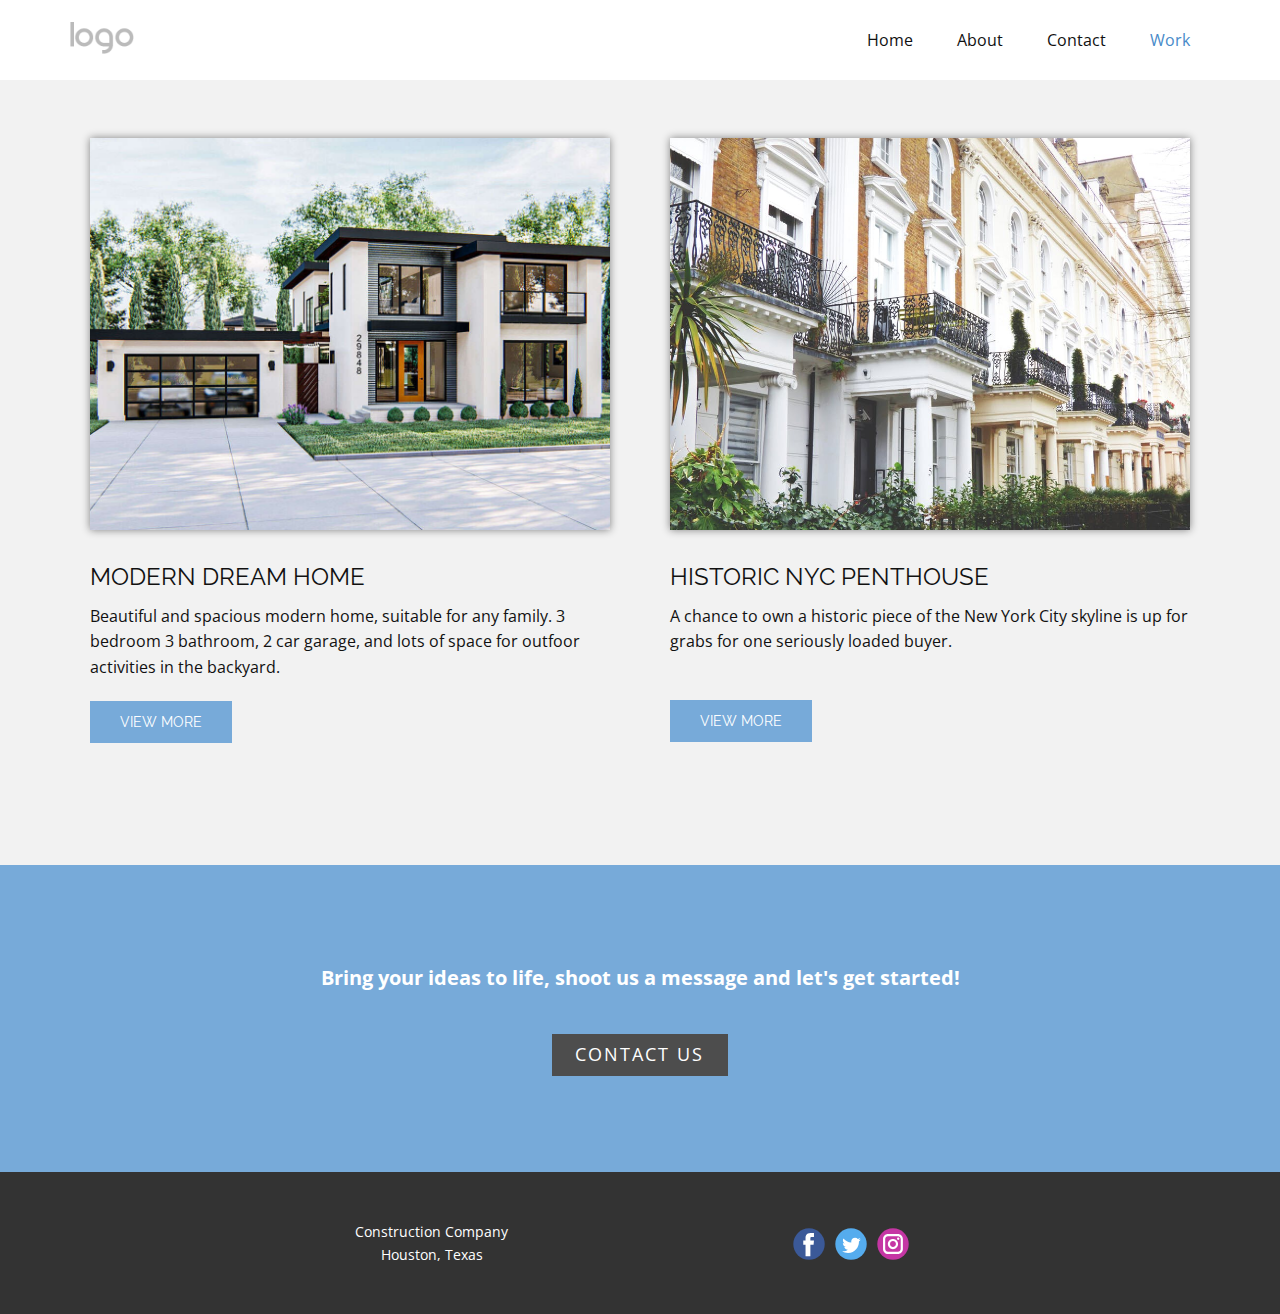
<file: Work.html>
<!DOCTYPE html>
<html style="font-size: 16px">
  <head>
    <meta name="viewport" content="width=device-width, initial-scale=1.0" />
    <meta charset="utf-8" />
    <meta name="keywords" content="INTUITIVE" />
    <meta name="description" content="" />
    <meta name="page_type" content="np-template-header-footer-from-plugin" />
    <title>Work</title>
    <link rel="stylesheet" href="nicepage.css" media="screen" />
    <link rel="stylesheet" href="Work.css" media="screen" />
    <script
      class="u-script"
      type="text/javascript"
      src="jquery.js"
      defer=""
    ></script>
    <script
      class="u-script"
      type="text/javascript"
      src="nicepage.js"
      defer=""
    ></script>
    <meta name="generator" content="Nicepage 3.29.1, nicepage.com" />
    <link
      id="u-theme-google-font"
      rel="stylesheet"
      href="https://fonts.googleapis.com/css?family=Roboto:100,100i,300,300i,400,400i,500,500i,700,700i,900,900i|Open+Sans:300,300i,400,400i,600,600i,700,700i,800,800i"
    />
    <link
      id="u-page-google-font"
      rel="stylesheet"
      href="https://fonts.googleapis.com/css?family=Raleway:100,100i,200,200i,300,300i,400,400i,500,500i,600,600i,700,700i,800,800i,900,900i"
    />

    <script type="application/ld+json">
      {
        "@context": "http://schema.org",
        "@type": "Organization",
        "name": "",
        "logo": "images/default-logo.png",
        "sameAs": [
          "https://facebook.com/name",
          "https://twitter.com/name",
          "https://instagram.com/name"
        ]
      }
    </script>
    <meta name="theme-color" content="#478ac9" />
    <meta name="twitter:site" content="@" />
    <meta name="twitter:card" content="summary_large_image" />
    <meta name="twitter:title" content="Work" />
    <meta name="twitter:description" content="" />
    <meta property="og:title" content="Work" />
    <meta property="og:type" content="website" />
  </head>
  <body class="u-body">
    <header class="u-clearfix u-header u-header" id="sec-83b5">
      <div class="u-clearfix u-sheet u-valign-middle u-sheet-1">
        <a href="index.html" class="u-image u-logo u-image-1">
          <img
            src="images/default-logo.png"
            class="u-logo-image u-logo-image-1"
          />
        </a>
        <nav class="u-menu u-menu-dropdown u-offcanvas u-menu-1">
          <div
            class="menu-collapse"
            style="font-size: 1rem; letter-spacing: 0px"
          >
            <a
              class="u-button-style u-custom-left-right-menu-spacing u-custom-padding-bottom u-custom-text-hover-color u-custom-top-bottom-menu-spacing u-nav-link u-text-active-palette-1-base u-text-hover-palette-2-base"
              href="#"
            >
              <svg>
                <use
                  xmlns:xlink="http://www.w3.org/1999/xlink"
                  xlink:href="#menu-hamburger"
                ></use>
              </svg>
              <svg
                version="1.1"
                xmlns="http://www.w3.org/2000/svg"
                xmlns:xlink="http://www.w3.org/1999/xlink"
              >
                <defs>
                  <symbol
                    id="menu-hamburger"
                    viewBox="0 0 16 16"
                    style="width: 16px; height: 16px"
                  >
                    <rect y="1" width="16" height="2"></rect>
                    <rect y="7" width="16" height="2"></rect>
                    <rect y="13" width="16" height="2"></rect>
                  </symbol>
                </defs>
              </svg>
            </a>
          </div>
          <div class="u-custom-menu u-nav-container">
            <ul class="u-nav u-unstyled u-nav-1">
              <li class="u-nav-item">
                <a
                  class="u-button-style u-nav-link u-text-active-palette-1-base u-text-hover-palette-1-light-1"
                  href="Home.html"
                  style="padding: 10px 20px"
                  >Home</a
                >
              </li>
              <li class="u-nav-item">
                <a
                  class="u-button-style u-nav-link u-text-active-palette-1-base u-text-hover-palette-1-light-1"
                  href="About.html"
                  style="padding: 10px 20px"
                  >About</a
                >
              </li>
              <li class="u-nav-item">
                <a
                  class="u-button-style u-nav-link u-text-active-palette-1-base u-text-hover-palette-1-light-1"
                  href="Contact.html"
                  style="padding: 10px 20px"
                  >Contact</a
                >
              </li>
              <li class="u-nav-item">
                <a
                  class="u-button-style u-nav-link u-text-active-palette-1-base u-text-hover-palette-1-light-1"
                  href="Work.html"
                  style="padding: 10px 20px"
                  >Work</a
                >
              </li>
            </ul>
          </div>
          <div class="u-custom-menu u-nav-container-collapse">
            <div
              class="u-black u-container-style u-inner-container-layout u-opacity u-opacity-95 u-sidenav"
            >
              <div class="u-inner-container-layout u-sidenav-overflow">
                <div class="u-menu-close"></div>
                <ul
                  class="u-align-center u-nav u-popupmenu-items u-unstyled u-nav-2"
                >
                  <li class="u-nav-item">
                    <a
                      class="u-button-style u-nav-link"
                      href="Home.html"
                      style="padding: 10px 20px"
                      >Home</a
                    >
                  </li>
                  <li class="u-nav-item">
                    <a
                      class="u-button-style u-nav-link"
                      href="About.html"
                      style="padding: 10px 20px"
                      >About</a
                    >
                  </li>
                  <li class="u-nav-item">
                    <a
                      class="u-button-style u-nav-link"
                      href="Contact.html"
                      style="padding: 10px 20px"
                      >Contact</a
                    >
                  </li>
                  <li class="u-nav-item">
                    <a
                      class="u-button-style u-nav-link"
                      href="Work.html"
                      style="padding: 10px 20px"
                      >Work</a
                    >
                  </li>
                </ul>
              </div>
            </div>
            <div class="u-black u-menu-overlay u-opacity u-opacity-70"></div>
          </div>
        </nav>
      </div>
    </header>
    <section class="u-clearfix u-grey-5 u-section-1" id="carousel_d1f6">
      <div class="u-clearfix u-sheet u-sheet-1">
        <div
          class="u-clearfix u-expanded-width u-gutter-20 u-layout-wrap u-layout-wrap-1"
        >
          <div class="u-layout">
            <div class="u-layout-row">
              <div
                class="u-container-style u-layout-cell u-left-cell u-size-30 u-layout-cell-1"
              >
                <div class="u-container-layout u-container-layout-1">
                  <img
                    class="u-expanded-width u-image u-image-1"
                    src="images/53684-1200.jpg"
                    data-image-width="1200"
                    data-image-height="800"
                  />
                  <h3 class="u-custom-font u-font-raleway u-text u-text-1">
                    Modern dream home
                  </h3>
                  <p class="u-text u-text-custom-color-2 u-text-2">
                    Beautiful and spacious modern home, suitable for any family.
                    3 bedroom 3 bathroom, 2 car garage, and lots of space for
                    outfoor activities in the backyard.
                  </p>
                  <a
                    href="Modern-Home.html"
                    data-page-id="10799342"
                    class="u-border-none u-btn u-button-style u-custom-font u-font-raleway u-palette-1-light-1 u-btn-1"
                    >view more</a
                  >
                </div>
              </div>
              <div
                class="u-container-style u-layout-cell u-right-cell u-size-30 u-layout-cell-2"
              >
                <div class="u-container-layout u-container-layout-2">
                  <img
                    class="u-expanded-width u-image u-image-2"
                    src="images/pexelsphoto1000985.jpeg"
                  />
                  <h3 class="u-custom-font u-font-raleway u-text u-text-3">
                    Historic NYC penthouse
                  </h3>
                  <p class="u-text u-text-custom-color-2 u-text-4">
                    A chance to own a historic piece of the New York City
                    skyline is up for grabs for one seriously loaded buyer.
                  </p>
                  <a
                    href="/Modern-Home.html"
                    class="u-border-none u-btn u-button-style u-custom-font u-font-raleway u-palette-1-light-1 u-btn-2"
                    >view more</a
                  >
                </div>
              </div>
            </div>
          </div>
        </div>
      </div>
    </section>
    <section
      class="u-align-center u-clearfix u-palette-1-light-1 u-section-2"
      id="sec-bb6b"
    >
      <div class="u-clearfix u-sheet u-valign-middle u-sheet-1">
        <p class="u-text u-text-1">
          Bring your ideas to life, shoot us a message and let's get started!
        </p>
        <a
          href="Contact.html"
          class="u-border-none u-btn u-btn-rectangle u-button-style u-color-scheme-summer-time u-color-style-multicolor-1 u-grey-70 u-radius-0 u-btn-1"
          >Contact us</a
        >
      </div>
    </section>

    <footer
      class="u-align-center u-clearfix u-footer u-grey-80 u-footer"
      id="sec-79b2"
    >
      <div class="u-clearfix u-sheet u-sheet-1">
        <p class="u-small-text u-text u-text-variant u-text-1">
          Construction Company<br />Houston, Texas
        </p>
        <div class="u-social-icons u-spacing-10 u-social-icons-1">
          <a
            class="u-social-url"
            title="facebook"
            target="_blank"
            href="https://facebook.com/name"
            ><span class="u-icon u-social-facebook u-social-icon u-icon-1"
              ><svg
                class="u-svg-link"
                preserveAspectRatio="xMidYMin slice"
                viewBox="0 0 112 112"
                style=""
              >
                <use
                  xmlns:xlink="http://www.w3.org/1999/xlink"
                  xlink:href="#svg-d24f"
                ></use></svg
              ><svg
                class="u-svg-content"
                viewBox="0 0 112 112"
                x="0"
                y="0"
                id="svg-d24f"
              >
                <circle fill="currentColor" cx="56.1" cy="56.1" r="55"></circle>
                <path
                  fill="#FFFFFF"
                  d="M73.5,31.6h-9.1c-1.4,0-3.6,0.8-3.6,3.9v8.5h12.6L72,58.3H60.8v40.8H43.9V58.3h-8V43.9h8v-9.2
c0-6.7,3.1-17,17-17h12.5v13.9H73.5z"
                ></path></svg
            ></span>
          </a>
          <a
            class="u-social-url"
            title="twitter"
            target="_blank"
            href="https://twitter.com/name"
            ><span class="u-icon u-social-icon u-social-twitter u-icon-2"
              ><svg
                class="u-svg-link"
                preserveAspectRatio="xMidYMin slice"
                viewBox="0 0 112 112"
                style=""
              >
                <use
                  xmlns:xlink="http://www.w3.org/1999/xlink"
                  xlink:href="#svg-8c53"
                ></use></svg
              ><svg
                class="u-svg-content"
                viewBox="0 0 112 112"
                x="0"
                y="0"
                id="svg-8c53"
              >
                <circle
                  fill="currentColor"
                  class="st0"
                  cx="56.1"
                  cy="56.1"
                  r="55"
                ></circle>
                <path
                  fill="#FFFFFF"
                  d="M83.8,47.3c0,0.6,0,1.2,0,1.7c0,17.7-13.5,38.2-38.2,38.2C38,87.2,31,85,25,81.2c1,0.1,2.1,0.2,3.2,0.2
c6.3,0,12.1-2.1,16.7-5.7c-5.9-0.1-10.8-4-12.5-9.3c0.8,0.2,1.7,0.2,2.5,0.2c1.2,0,2.4-0.2,3.5-0.5c-6.1-1.2-10.8-6.7-10.8-13.1
c0-0.1,0-0.1,0-0.2c1.8,1,3.9,1.6,6.1,1.7c-3.6-2.4-6-6.5-6-11.2c0-2.5,0.7-4.8,1.8-6.7c6.6,8.1,16.5,13.5,27.6,14
c-0.2-1-0.3-2-0.3-3.1c0-7.4,6-13.4,13.4-13.4c3.9,0,7.3,1.6,9.8,4.2c3.1-0.6,5.9-1.7,8.5-3.3c-1,3.1-3.1,5.8-5.9,7.4
c2.7-0.3,5.3-1,7.7-2.1C88.7,43,86.4,45.4,83.8,47.3z"
                ></path></svg
            ></span>
          </a>
          <a
            class="u-social-url"
            title="instagram"
            target="_blank"
            href="https://instagram.com/name"
            ><span class="u-icon u-social-icon u-social-instagram u-icon-3"
              ><svg
                class="u-svg-link"
                preserveAspectRatio="xMidYMin slice"
                viewBox="0 0 112 112"
                style=""
              >
                <use
                  xmlns:xlink="http://www.w3.org/1999/xlink"
                  xlink:href="#svg-1a03"
                ></use></svg
              ><svg
                class="u-svg-content"
                viewBox="0 0 112 112"
                x="0"
                y="0"
                id="svg-1a03"
              >
                <circle fill="currentColor" cx="56.1" cy="56.1" r="55"></circle>
                <path
                  fill="#FFFFFF"
                  d="M55.9,38.2c-9.9,0-17.9,8-17.9,17.9C38,66,46,74,55.9,74c9.9,0,17.9-8,17.9-17.9C73.8,46.2,65.8,38.2,55.9,38.2
z M55.9,66.4c-5.7,0-10.3-4.6-10.3-10.3c-0.1-5.7,4.6-10.3,10.3-10.3c5.7,0,10.3,4.6,10.3,10.3C66.2,61.8,61.6,66.4,55.9,66.4z"
                ></path>
                <path
                  fill="#FFFFFF"
                  d="M74.3,33.5c-2.3,0-4.2,1.9-4.2,4.2s1.9,4.2,4.2,4.2s4.2-1.9,4.2-4.2S76.6,33.5,74.3,33.5z"
                ></path>
                <path
                  fill="#FFFFFF"
                  d="M73.1,21.3H38.6c-9.7,0-17.5,7.9-17.5,17.5v34.5c0,9.7,7.9,17.6,17.5,17.6h34.5c9.7,0,17.5-7.9,17.5-17.5V38.8
C90.6,29.1,82.7,21.3,73.1,21.3z M83,73.3c0,5.5-4.5,9.9-9.9,9.9H38.6c-5.5,0-9.9-4.5-9.9-9.9V38.8c0-5.5,4.5-9.9,9.9-9.9h34.5
c5.5,0,9.9,4.5,9.9,9.9V73.3z"
                ></path></svg
            ></span>
          </a>
        </div>
      </div>
    </footer>
  </body>
</html>
</file>
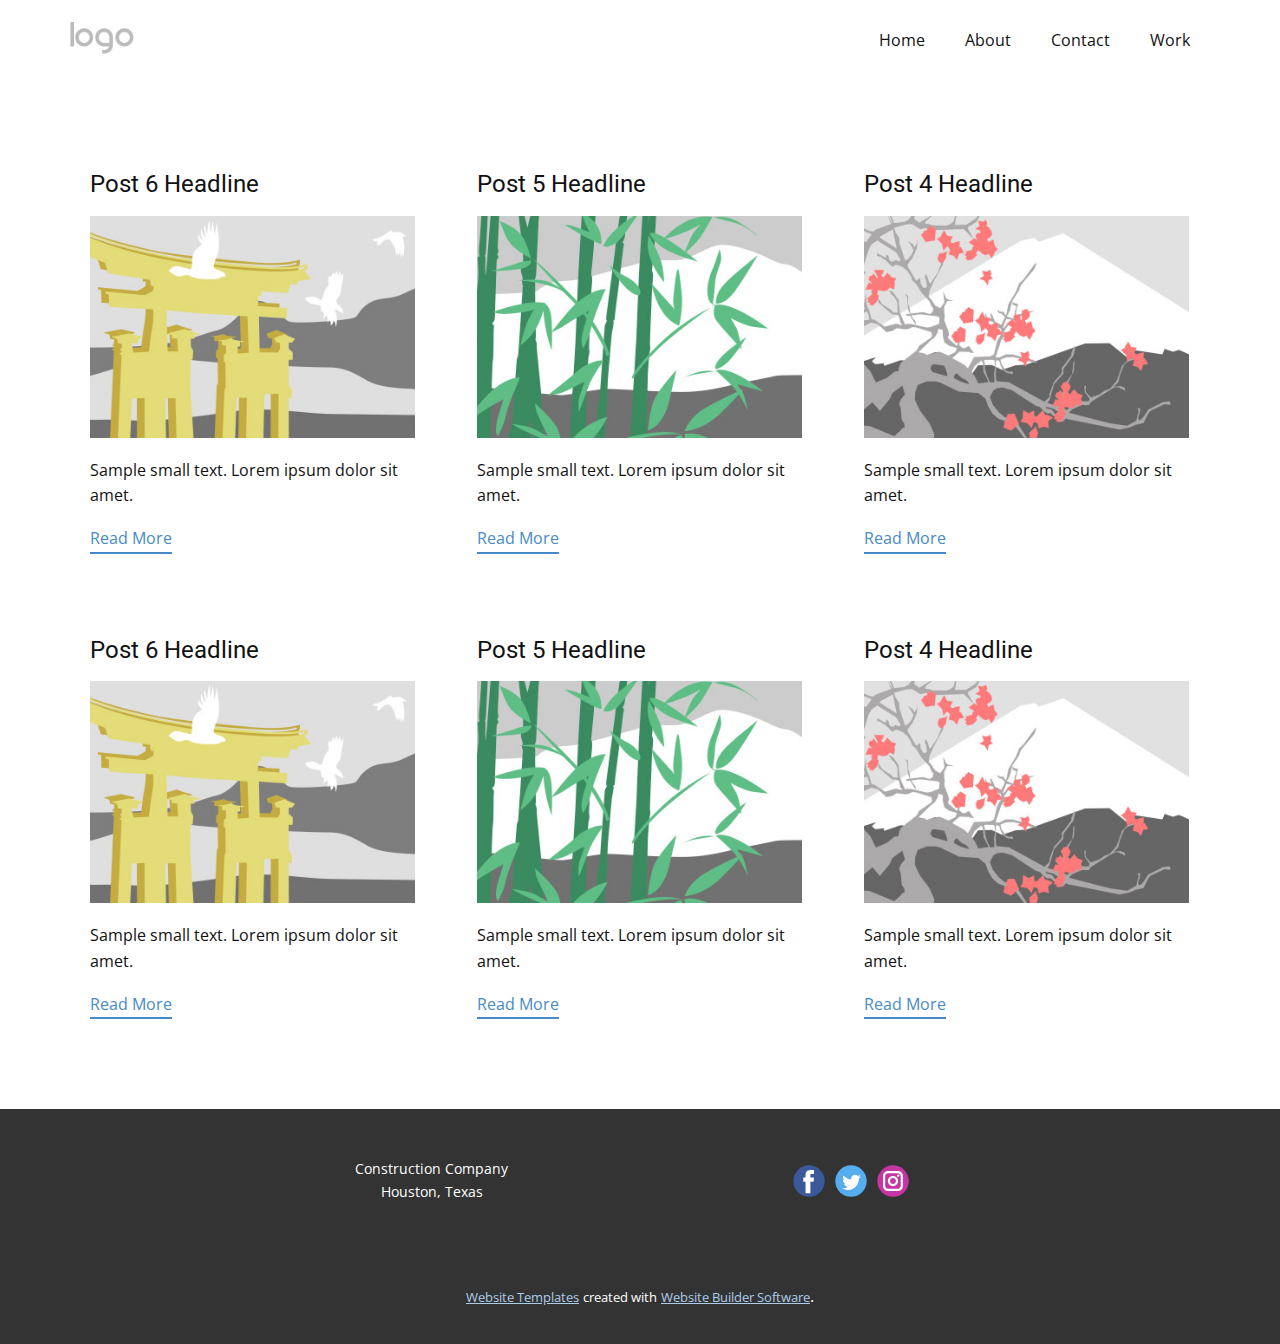
<file: blog/blog.html>
<html style="font-size: 16px;"><head>
    <meta name="viewport" content="width=device-width, initial-scale=1.0">
    <meta charset="utf-8">
    <meta name="keywords" content="">
    <meta name="description" content="">
    <meta name="page_type" content="np-template-header-footer-from-plugin">
    <title>Blog Template</title>
    <link rel="stylesheet" href="../nicepage.css" media="screen">
<link rel="stylesheet" href="../Blog-Template.css" media="screen">
    <script class="u-script" type="text/javascript" src="../jquery.js" defer=""></script>
    <script class="u-script" type="text/javascript" src="../nicepage.js" defer=""></script>
    <meta name="generator" content="Nicepage 3.29.1, nicepage.com">
    <link id="u-theme-google-font" rel="stylesheet" href="https://fonts.googleapis.com/css?family=Roboto:100,100i,300,300i,400,400i,500,500i,700,700i,900,900i|Open+Sans:300,300i,400,400i,600,600i,700,700i,800,800i">
    
    
    <script type="application/ld+json">{
		"@context": "http://schema.org",
		"@type": "Organization",
		"name": "",
		"logo": "images/default-logo.png",
		"sameAs": [
				"https://facebook.com/name",
				"https://twitter.com/name",
				"https://instagram.com/name"
		]
}</script>
    <meta name="theme-color" content="#478ac9">
    <meta name="twitter:site" content="@">
    <meta name="twitter:card" content="summary_large_image">
    <meta name="twitter:title" content="Blog Template">
    <meta name="twitter:description" content="">
  </head>
  <body class="u-body"><header class="u-clearfix u-header u-header" id="sec-83b5"><div class="u-clearfix u-sheet u-valign-middle u-sheet-1">
        <a href="https://nicepage.com" class="u-image u-logo u-image-1">
          <img src="../images/default-logo.png" class="u-logo-image u-logo-image-1">
        </a>
        <nav class="u-menu u-menu-dropdown u-offcanvas u-menu-1">
          <div class="menu-collapse" style="font-size: 1rem; letter-spacing: 0px;">
            <a class="u-button-style u-custom-left-right-menu-spacing u-custom-padding-bottom u-custom-text-hover-color u-custom-top-bottom-menu-spacing u-nav-link u-text-active-palette-1-base u-text-hover-palette-2-base" href="#">
              <svg><use xmlns:xlink="http://www.w3.org/1999/xlink" xlink:href="#menu-hamburger"></use></svg>
              <svg version="1.1" xmlns="http://www.w3.org/2000/svg" xmlns:xlink="http://www.w3.org/1999/xlink"><defs><symbol id="menu-hamburger" viewBox="0 0 16 16" style="width: 16px; height: 16px;"><rect y="1" width="16" height="2"></rect><rect y="7" width="16" height="2"></rect><rect y="13" width="16" height="2"></rect>
</symbol>
</defs></svg>
            </a>
          </div>
          <div class="u-custom-menu u-nav-container">
            <ul class="u-nav u-unstyled u-nav-1"><li class="u-nav-item"><a class="u-button-style u-nav-link u-text-active-palette-1-base u-text-hover-palette-1-light-1" href="../Home.html" style="padding: 10px 20px;">Home</a>
</li><li class="u-nav-item"><a class="u-button-style u-nav-link u-text-active-palette-1-base u-text-hover-palette-1-light-1" href="../About.html" style="padding: 10px 20px;">About</a>
</li><li class="u-nav-item"><a class="u-button-style u-nav-link u-text-active-palette-1-base u-text-hover-palette-1-light-1" href="../Contact.html" style="padding: 10px 20px;">Contact</a>
</li><li class="u-nav-item"><a class="u-button-style u-nav-link u-text-active-palette-1-base u-text-hover-palette-1-light-1" href="../Work.html" style="padding: 10px 20px;">Work</a>
</li></ul>
          </div>
          <div class="u-custom-menu u-nav-container-collapse">
            <div class="u-black u-container-style u-inner-container-layout u-opacity u-opacity-95 u-sidenav">
              <div class="u-inner-container-layout u-sidenav-overflow">
                <div class="u-menu-close"></div>
                <ul class="u-align-center u-nav u-popupmenu-items u-unstyled u-nav-2"><li class="u-nav-item"><a class="u-button-style u-nav-link" href="../Home.html" style="padding: 10px 20px;">Home</a>
</li><li class="u-nav-item"><a class="u-button-style u-nav-link" href="../About.html" style="padding: 10px 20px;">About</a>
</li><li class="u-nav-item"><a class="u-button-style u-nav-link" href="../Contact.html" style="padding: 10px 20px;">Contact</a>
</li><li class="u-nav-item"><a class="u-button-style u-nav-link" href="../Work.html" style="padding: 10px 20px;">Work</a>
</li></ul>
              </div>
            </div>
            <div class="u-black u-menu-overlay u-opacity u-opacity-70"></div>
          </div>
        </nav>
      </div></header>
    <section class="u-clearfix u-section-1" id="sec-eb14">
      <div class="u-clearfix u-sheet u-valign-middle u-sheet-1"><!--blog--><!--blog_options_json--><!--{"type":"Recent","source":"","tags":"","count":""}--><!--/blog_options_json-->
        <div class="u-blog u-expanded-width u-repeater u-repeater-1"><!--blog_post-->
          <div class="u-blog-post u-container-style u-repeater-item u-white u-repeater-item-1">
            <div class="u-container-layout u-similar-container u-valign-top u-container-layout-1"><!--blog_post_header-->
              <h4 class="u-blog-control u-text u-text-1">
                <a class="u-post-header-link" href="../blog/post-5.html"><!--blog_post_header_content-->Post 6 Headline<!--/blog_post_header_content--></a>
              </h4><!--/blog_post_header--><!--blog_post_image-->
              <a class="u-post-header-link" href="../blog/post-5.html"><img alt="" class="u-blog-control u-expanded-width u-image u-image-default u-image-1" src="[data-uri]"></a><!--/blog_post_image--><!--blog_post_content-->
              <div class="u-blog-control u-post-content u-text u-text-2 fr-view">Sample small text. Lorem ipsum dolor sit amet.</div><!--/blog_post_content--><!--blog_post_readmore-->
              <a href="../blog/post-5.html" class="u-blog-control u-border-2 u-border-palette-1-base u-btn u-btn-rectangle u-button-style u-none u-btn-1"><!--blog_post_readmore_content--><!--options_json--><!--{"content":""}--><!--/options_json-->Read More<!--/blog_post_readmore_content--></a><!--/blog_post_readmore-->
            </div>
          </div><div class="u-blog-post u-container-style u-repeater-item u-video-cover u-white">
            <div class="u-container-layout u-similar-container u-valign-top u-container-layout-2"><!--blog_post_header-->
              <h4 class="u-blog-control u-text u-text-3">
                <a class="u-post-header-link" href="../blog/post-4.html"><!--blog_post_header_content-->Post 5 Headline<!--/blog_post_header_content--></a>
              </h4><!--/blog_post_header--><!--blog_post_image-->
              <a class="u-post-header-link" href="../blog/post-4.html"><img alt="" class="u-blog-control u-expanded-width u-image u-image-default u-image-2" src="[data-uri]"></a><!--/blog_post_image--><!--blog_post_content-->
              <div class="u-blog-control u-post-content u-text u-text-4 fr-view">Sample small text. Lorem ipsum dolor sit amet.</div><!--/blog_post_content--><!--blog_post_readmore-->
              <a href="../blog/post-4.html" class="u-blog-control u-border-2 u-border-palette-1-base u-btn u-btn-rectangle u-button-style u-none u-btn-2"><!--blog_post_readmore_content--><!--options_json--><!--{"content":""}--><!--/options_json-->Read More<!--/blog_post_readmore_content--></a><!--/blog_post_readmore-->
            </div>
          </div><div class="u-blog-post u-container-style u-repeater-item u-video-cover u-white">
            <div class="u-container-layout u-similar-container u-valign-top u-container-layout-3"><!--blog_post_header-->
              <h4 class="u-blog-control u-text u-text-5">
                <a class="u-post-header-link" href="../blog/post-3.html"><!--blog_post_header_content-->Post 4 Headline<!--/blog_post_header_content--></a>
              </h4><!--/blog_post_header--><!--blog_post_image-->
              <a class="u-post-header-link" href="../blog/post-3.html"><img alt="" class="u-blog-control u-expanded-width u-image u-image-default u-image-3" src="[data-uri]"></a><!--/blog_post_image--><!--blog_post_content-->
              <div class="u-blog-control u-post-content u-text u-text-6 fr-view">Sample small text. Lorem ipsum dolor sit amet.</div><!--/blog_post_content--><!--blog_post_readmore-->
              <a href="../blog/post-3.html" class="u-blog-control u-border-2 u-border-palette-1-base u-btn u-btn-rectangle u-button-style u-none u-btn-3"><!--blog_post_readmore_content--><!--options_json--><!--{"content":""}--><!--/options_json-->Read More<!--/blog_post_readmore_content--></a><!--/blog_post_readmore-->
            </div>
          </div><div class="u-blog-post u-container-style u-repeater-item u-white u-repeater-item-1">
            <div class="u-container-layout u-similar-container u-valign-top u-container-layout-1"><!--blog_post_header-->
              <h4 class="u-blog-control u-text u-text-1">
                <a class="u-post-header-link" href="../blog/post-2.html"><!--blog_post_header_content-->Post 6 Headline<!--/blog_post_header_content--></a>
              </h4><!--/blog_post_header--><!--blog_post_image-->
              <a class="u-post-header-link" href="../blog/post-2.html"><img alt="" class="u-blog-control u-expanded-width u-image u-image-default u-image-1" src="[data-uri]"></a><!--/blog_post_image--><!--blog_post_content-->
              <div class="u-blog-control u-post-content u-text u-text-2 fr-view">Sample small text. Lorem ipsum dolor sit amet.</div><!--/blog_post_content--><!--blog_post_readmore-->
              <a href="../blog/post-2.html" class="u-blog-control u-border-2 u-border-palette-1-base u-btn u-btn-rectangle u-button-style u-none u-btn-1"><!--blog_post_readmore_content--><!--options_json--><!--{"content":""}--><!--/options_json-->Read More<!--/blog_post_readmore_content--></a><!--/blog_post_readmore-->
            </div>
          </div><div class="u-blog-post u-container-style u-repeater-item u-video-cover u-white">
            <div class="u-container-layout u-similar-container u-valign-top u-container-layout-2"><!--blog_post_header-->
              <h4 class="u-blog-control u-text u-text-3">
                <a class="u-post-header-link" href="../blog/post-1.html"><!--blog_post_header_content-->Post 5 Headline<!--/blog_post_header_content--></a>
              </h4><!--/blog_post_header--><!--blog_post_image-->
              <a class="u-post-header-link" href="../blog/post-1.html"><img alt="" class="u-blog-control u-expanded-width u-image u-image-default u-image-2" src="[data-uri]"></a><!--/blog_post_image--><!--blog_post_content-->
              <div class="u-blog-control u-post-content u-text u-text-4 fr-view">Sample small text. Lorem ipsum dolor sit amet.</div><!--/blog_post_content--><!--blog_post_readmore-->
              <a href="../blog/post-1.html" class="u-blog-control u-border-2 u-border-palette-1-base u-btn u-btn-rectangle u-button-style u-none u-btn-2"><!--blog_post_readmore_content--><!--options_json--><!--{"content":""}--><!--/options_json-->Read More<!--/blog_post_readmore_content--></a><!--/blog_post_readmore-->
            </div>
          </div><div class="u-blog-post u-container-style u-repeater-item u-video-cover u-white">
            <div class="u-container-layout u-similar-container u-valign-top u-container-layout-3"><!--blog_post_header-->
              <h4 class="u-blog-control u-text u-text-5">
                <a class="u-post-header-link" href="../blog/post.html"><!--blog_post_header_content-->Post 4 Headline<!--/blog_post_header_content--></a>
              </h4><!--/blog_post_header--><!--blog_post_image-->
              <a class="u-post-header-link" href="../blog/post.html"><img alt="" class="u-blog-control u-expanded-width u-image u-image-default u-image-3" src="[data-uri]"></a><!--/blog_post_image--><!--blog_post_content-->
              <div class="u-blog-control u-post-content u-text u-text-6 fr-view">Sample small text. Lorem ipsum dolor sit amet.</div><!--/blog_post_content--><!--blog_post_readmore-->
              <a href="../blog/post.html" class="u-blog-control u-border-2 u-border-palette-1-base u-btn u-btn-rectangle u-button-style u-none u-btn-3"><!--blog_post_readmore_content--><!--options_json--><!--{"content":""}--><!--/options_json-->Read More<!--/blog_post_readmore_content--></a><!--/blog_post_readmore-->
            </div>
          </div><!--/blog_post--><!--blog_post-->
          <!--/blog_post--><!--blog_post-->
          <!--/blog_post-->
        </div><!--/blog-->
      </div>
    </section>
    
    
    <footer class="u-align-center u-clearfix u-footer u-grey-80 u-footer" id="sec-79b2"><div class="u-clearfix u-sheet u-sheet-1">
        <p class="u-small-text u-text u-text-variant u-text-1">Construction Company<br>Houston, Texas
        </p>
        <div class="u-social-icons u-spacing-10 u-social-icons-1">
          <a class="u-social-url" title="facebook" target="_blank" href="https://facebook.com/name"><span class="u-icon u-social-facebook u-social-icon u-icon-1"><svg class="u-svg-link" preserveAspectRatio="xMidYMin slice" viewBox="0 0 112 112" style=""><use xmlns:xlink="http://www.w3.org/1999/xlink" xlink:href="#svg-d24f"></use></svg><svg class="u-svg-content" viewBox="0 0 112 112" x="0" y="0" id="svg-d24f"><circle fill="currentColor" cx="56.1" cy="56.1" r="55"></circle><path fill="#FFFFFF" d="M73.5,31.6h-9.1c-1.4,0-3.6,0.8-3.6,3.9v8.5h12.6L72,58.3H60.8v40.8H43.9V58.3h-8V43.9h8v-9.2
c0-6.7,3.1-17,17-17h12.5v13.9H73.5z"></path></svg></span>
          </a>
          <a class="u-social-url" title="twitter" target="_blank" href="https://twitter.com/name"><span class="u-icon u-social-icon u-social-twitter u-icon-2"><svg class="u-svg-link" preserveAspectRatio="xMidYMin slice" viewBox="0 0 112 112" style=""><use xmlns:xlink="http://www.w3.org/1999/xlink" xlink:href="#svg-8c53"></use></svg><svg class="u-svg-content" viewBox="0 0 112 112" x="0" y="0" id="svg-8c53"><circle fill="currentColor" class="st0" cx="56.1" cy="56.1" r="55"></circle><path fill="#FFFFFF" d="M83.8,47.3c0,0.6,0,1.2,0,1.7c0,17.7-13.5,38.2-38.2,38.2C38,87.2,31,85,25,81.2c1,0.1,2.1,0.2,3.2,0.2
c6.3,0,12.1-2.1,16.7-5.7c-5.9-0.1-10.8-4-12.5-9.3c0.8,0.2,1.7,0.2,2.5,0.2c1.2,0,2.4-0.2,3.5-0.5c-6.1-1.2-10.8-6.7-10.8-13.1
c0-0.1,0-0.1,0-0.2c1.8,1,3.9,1.6,6.1,1.7c-3.6-2.4-6-6.5-6-11.2c0-2.5,0.7-4.8,1.8-6.7c6.6,8.1,16.5,13.5,27.6,14
c-0.2-1-0.3-2-0.3-3.1c0-7.4,6-13.4,13.4-13.4c3.9,0,7.3,1.6,9.8,4.2c3.1-0.6,5.9-1.7,8.5-3.3c-1,3.1-3.1,5.8-5.9,7.4
c2.7-0.3,5.3-1,7.7-2.1C88.7,43,86.4,45.4,83.8,47.3z"></path></svg></span>
          </a>
          <a class="u-social-url" title="instagram" target="_blank" href="https://instagram.com/name"><span class="u-icon u-social-icon u-social-instagram u-icon-3"><svg class="u-svg-link" preserveAspectRatio="xMidYMin slice" viewBox="0 0 112 112" style=""><use xmlns:xlink="http://www.w3.org/1999/xlink" xlink:href="#svg-1a03"></use></svg><svg class="u-svg-content" viewBox="0 0 112 112" x="0" y="0" id="svg-1a03"><circle fill="currentColor" cx="56.1" cy="56.1" r="55"></circle><path fill="#FFFFFF" d="M55.9,38.2c-9.9,0-17.9,8-17.9,17.9C38,66,46,74,55.9,74c9.9,0,17.9-8,17.9-17.9C73.8,46.2,65.8,38.2,55.9,38.2
z M55.9,66.4c-5.7,0-10.3-4.6-10.3-10.3c-0.1-5.7,4.6-10.3,10.3-10.3c5.7,0,10.3,4.6,10.3,10.3C66.2,61.8,61.6,66.4,55.9,66.4z"></path><path fill="#FFFFFF" d="M74.3,33.5c-2.3,0-4.2,1.9-4.2,4.2s1.9,4.2,4.2,4.2s4.2-1.9,4.2-4.2S76.6,33.5,74.3,33.5z"></path><path fill="#FFFFFF" d="M73.1,21.3H38.6c-9.7,0-17.5,7.9-17.5,17.5v34.5c0,9.7,7.9,17.6,17.5,17.6h34.5c9.7,0,17.5-7.9,17.5-17.5V38.8
C90.6,29.1,82.7,21.3,73.1,21.3z M83,73.3c0,5.5-4.5,9.9-9.9,9.9H38.6c-5.5,0-9.9-4.5-9.9-9.9V38.8c0-5.5,4.5-9.9,9.9-9.9h34.5
c5.5,0,9.9,4.5,9.9,9.9V73.3z"></path></svg></span>
          </a>
        </div>
      </div></footer>
    <section class="u-backlink u-clearfix u-grey-80">
      <a class="u-link" href="https://nicepage.com/website-templates" target="_blank">
        <span>Website Templates</span>
      </a>
      <p class="u-text">
        <span>created with</span>
      </p>
      <a class="u-link" href="" target="_blank">
        <span>Website Builder Software</span>
      </a>. 
    </section>
  
</body></html>
</file>
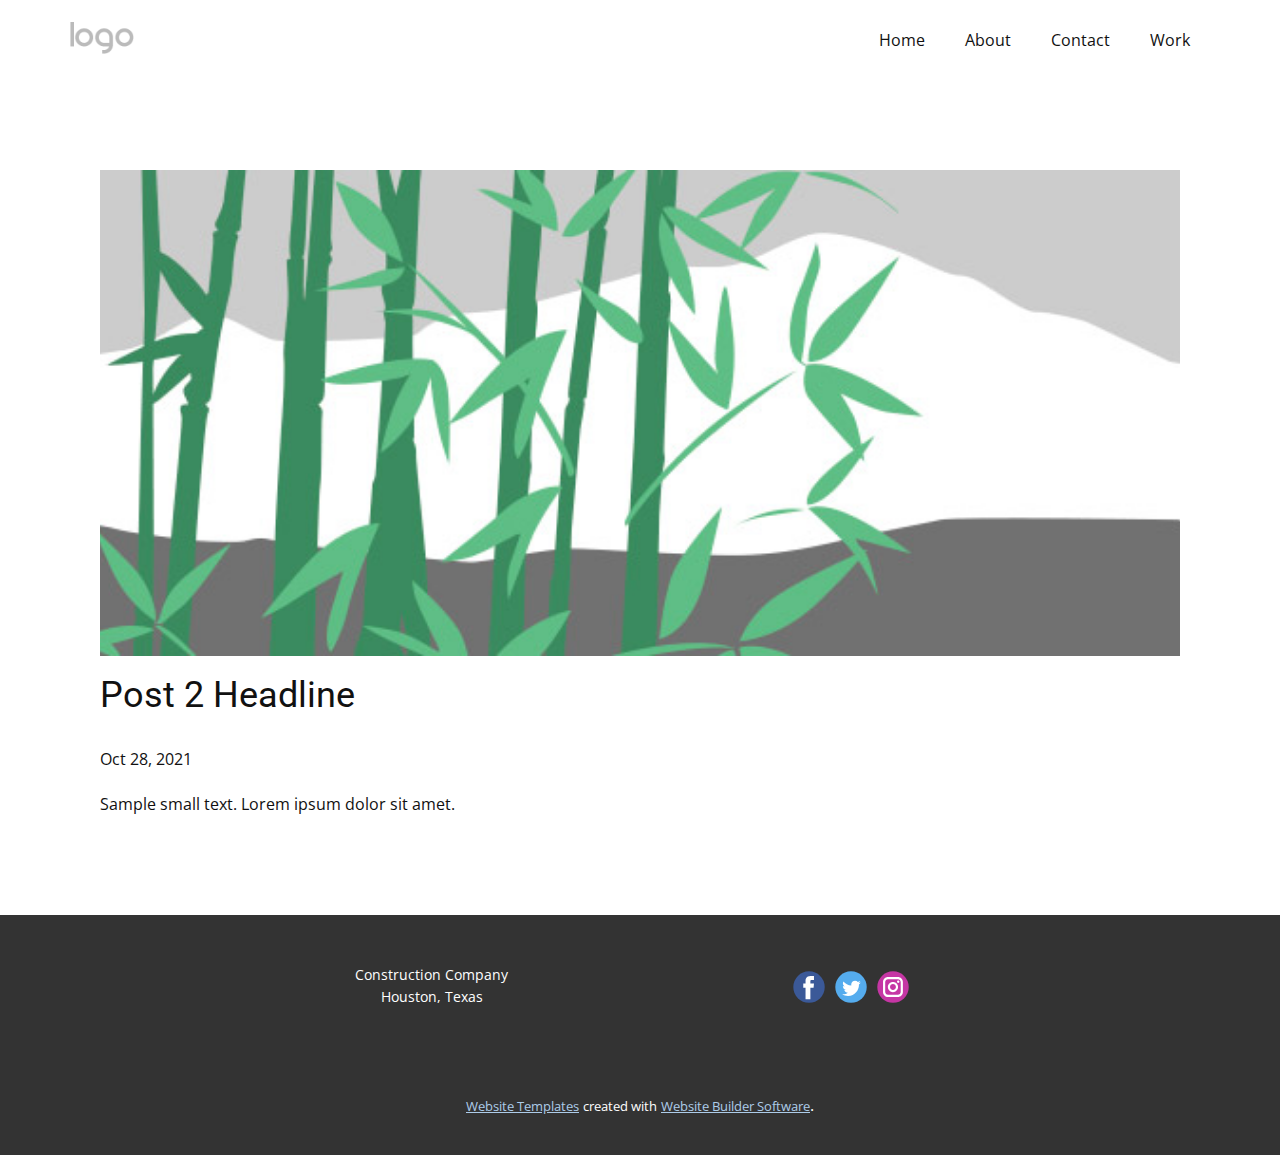
<file: blog/post-1.html>
<!doctype html>
<html style="font-size: 16px;"><head>
    <meta name="viewport" content="width=device-width, initial-scale=1.0">
    <meta charset="utf-8">
    <meta name="keywords" content="Post 1 Headline">
    <meta name="description" content="">
    <meta name="page_type" content="np-template-header-footer-from-plugin">
    <title>Post 2 Headline</title>
    <link rel="stylesheet" href="../nicepage.css" media="screen">
<link rel="stylesheet" href="../Post-Template.css" media="screen">
    <script class="u-script" type="text/javascript" src="../jquery.js" defer=""></script>
    <script class="u-script" type="text/javascript" src="../nicepage.js" defer=""></script>
    <meta name="generator" content="Nicepage 3.29.1, nicepage.com">
    <link id="u-theme-google-font" rel="stylesheet" href="https://fonts.googleapis.com/css?family=Roboto:100,100i,300,300i,400,400i,500,500i,700,700i,900,900i|Open+Sans:300,300i,400,400i,600,600i,700,700i,800,800i">
    
    
    <script type="application/ld+json">{
		"@context": "http://schema.org",
		"@type": "Organization",
		"name": "",
		"logo": "images/default-logo.png",
		"sameAs": [
				"https://facebook.com/name",
				"https://twitter.com/name",
				"https://instagram.com/name"
		]
}</script>
    <meta name="theme-color" content="#478ac9">
    <meta name="twitter:site" content="@">
    <meta name="twitter:card" content="summary_large_image">
    <meta name="twitter:title" content="Post Template">
    <meta name="twitter:description" content="">
  </head>
  <body class="u-body"><header class="u-clearfix u-header u-header" id="sec-83b5"><div class="u-clearfix u-sheet u-valign-middle u-sheet-1">
        <a href="https://nicepage.com" class="u-image u-logo u-image-1">
          <img src="../images/default-logo.png" class="u-logo-image u-logo-image-1">
        </a>
        <nav class="u-menu u-menu-dropdown u-offcanvas u-menu-1">
          <div class="menu-collapse" style="font-size: 1rem; letter-spacing: 0px;">
            <a class="u-button-style u-custom-left-right-menu-spacing u-custom-padding-bottom u-custom-text-hover-color u-custom-top-bottom-menu-spacing u-nav-link u-text-active-palette-1-base u-text-hover-palette-2-base" href="#">
              <svg><use xmlns:xlink="http://www.w3.org/1999/xlink" xlink:href="#menu-hamburger"></use></svg>
              <svg version="1.1" xmlns="http://www.w3.org/2000/svg" xmlns:xlink="http://www.w3.org/1999/xlink"><defs><symbol id="menu-hamburger" viewBox="0 0 16 16" style="width: 16px; height: 16px;"><rect y="1" width="16" height="2"></rect><rect y="7" width="16" height="2"></rect><rect y="13" width="16" height="2"></rect>
</symbol>
</defs></svg>
            </a>
          </div>
          <div class="u-custom-menu u-nav-container">
            <ul class="u-nav u-unstyled u-nav-1"><li class="u-nav-item"><a class="u-button-style u-nav-link u-text-active-palette-1-base u-text-hover-palette-1-light-1" href="../Home.html" style="padding: 10px 20px;">Home</a>
</li><li class="u-nav-item"><a class="u-button-style u-nav-link u-text-active-palette-1-base u-text-hover-palette-1-light-1" href="../About.html" style="padding: 10px 20px;">About</a>
</li><li class="u-nav-item"><a class="u-button-style u-nav-link u-text-active-palette-1-base u-text-hover-palette-1-light-1" href="../Contact.html" style="padding: 10px 20px;">Contact</a>
</li><li class="u-nav-item"><a class="u-button-style u-nav-link u-text-active-palette-1-base u-text-hover-palette-1-light-1" href="../Work.html" style="padding: 10px 20px;">Work</a>
</li></ul>
          </div>
          <div class="u-custom-menu u-nav-container-collapse">
            <div class="u-black u-container-style u-inner-container-layout u-opacity u-opacity-95 u-sidenav">
              <div class="u-inner-container-layout u-sidenav-overflow">
                <div class="u-menu-close"></div>
                <ul class="u-align-center u-nav u-popupmenu-items u-unstyled u-nav-2"><li class="u-nav-item"><a class="u-button-style u-nav-link" href="../Home.html" style="padding: 10px 20px;">Home</a>
</li><li class="u-nav-item"><a class="u-button-style u-nav-link" href="../About.html" style="padding: 10px 20px;">About</a>
</li><li class="u-nav-item"><a class="u-button-style u-nav-link" href="../Contact.html" style="padding: 10px 20px;">Contact</a>
</li><li class="u-nav-item"><a class="u-button-style u-nav-link" href="../Work.html" style="padding: 10px 20px;">Work</a>
</li></ul>
              </div>
            </div>
            <div class="u-black u-menu-overlay u-opacity u-opacity-70"></div>
          </div>
        </nav>
      </div></header>
    <section class="u-align-center u-clearfix u-section-1" id="sec-c0a9">
      <div class="u-clearfix u-sheet u-valign-middle-md u-valign-middle-sm u-valign-middle-xs u-sheet-1"><!--post_details--><!--post_details_options_json--><!--{"source":""}--><!--/post_details_options_json--><!--blog_post-->
        <div class="u-container-style u-expanded-width u-post-details u-post-details-1">
          <div class="u-container-layout u-valign-middle u-container-layout-1"><!--blog_post_image-->
            <img alt="" class="u-blog-control u-expanded-width u-image u-image-default u-image-1" src="[data-uri]"><!--/blog_post_image--><!--blog_post_header-->
            <h2 class="u-blog-control u-text u-text-1">Post 2 Headline</h2><!--/blog_post_header--><!--blog_post_metadata-->
            <div class="u-blog-control u-metadata u-metadata-1"><!--blog_post_metadata_date-->
              <span class="u-meta-date u-meta-icon">Oct 28, 2021</span><!--/blog_post_metadata_date--><!--blog_post_metadata_category-->
              <!--/blog_post_metadata_category--><!--blog_post_metadata_comments-->
              <!--/blog_post_metadata_comments-->
            </div><!--/blog_post_metadata--><!--blog_post_content-->
            <div class="u-align-justify u-blog-control u-post-content u-text u-text-2 fr-view">
  Sample small text. Lorem ipsum dolor sit amet.
  </div><!--/blog_post_content-->
          </div>
        </div><!--/blog_post--><!--/post_details-->
      </div>
    </section>
    
    
    <footer class="u-align-center u-clearfix u-footer u-grey-80 u-footer" id="sec-79b2"><div class="u-clearfix u-sheet u-sheet-1">
        <p class="u-small-text u-text u-text-variant u-text-1">Construction Company<br>Houston, Texas
        </p>
        <div class="u-social-icons u-spacing-10 u-social-icons-1">
          <a class="u-social-url" title="facebook" target="_blank" href="https://facebook.com/name"><span class="u-icon u-social-facebook u-social-icon u-icon-1"><svg class="u-svg-link" preserveAspectRatio="xMidYMin slice" viewBox="0 0 112 112" style=""><use xmlns:xlink="http://www.w3.org/1999/xlink" xlink:href="#svg-d24f"></use></svg><svg class="u-svg-content" viewBox="0 0 112 112" x="0" y="0" id="svg-d24f"><circle fill="currentColor" cx="56.1" cy="56.1" r="55"></circle><path fill="#FFFFFF" d="M73.5,31.6h-9.1c-1.4,0-3.6,0.8-3.6,3.9v8.5h12.6L72,58.3H60.8v40.8H43.9V58.3h-8V43.9h8v-9.2
c0-6.7,3.1-17,17-17h12.5v13.9H73.5z"></path></svg></span>
          </a>
          <a class="u-social-url" title="twitter" target="_blank" href="https://twitter.com/name"><span class="u-icon u-social-icon u-social-twitter u-icon-2"><svg class="u-svg-link" preserveAspectRatio="xMidYMin slice" viewBox="0 0 112 112" style=""><use xmlns:xlink="http://www.w3.org/1999/xlink" xlink:href="#svg-8c53"></use></svg><svg class="u-svg-content" viewBox="0 0 112 112" x="0" y="0" id="svg-8c53"><circle fill="currentColor" class="st0" cx="56.1" cy="56.1" r="55"></circle><path fill="#FFFFFF" d="M83.8,47.3c0,0.6,0,1.2,0,1.7c0,17.7-13.5,38.2-38.2,38.2C38,87.2,31,85,25,81.2c1,0.1,2.1,0.2,3.2,0.2
c6.3,0,12.1-2.1,16.7-5.7c-5.9-0.1-10.8-4-12.5-9.3c0.8,0.2,1.7,0.2,2.5,0.2c1.2,0,2.4-0.2,3.5-0.5c-6.1-1.2-10.8-6.7-10.8-13.1
c0-0.1,0-0.1,0-0.2c1.8,1,3.9,1.6,6.1,1.7c-3.6-2.4-6-6.5-6-11.2c0-2.5,0.7-4.8,1.8-6.7c6.6,8.1,16.5,13.5,27.6,14
c-0.2-1-0.3-2-0.3-3.1c0-7.4,6-13.4,13.4-13.4c3.9,0,7.3,1.6,9.8,4.2c3.1-0.6,5.9-1.7,8.5-3.3c-1,3.1-3.1,5.8-5.9,7.4
c2.7-0.3,5.3-1,7.7-2.1C88.7,43,86.4,45.4,83.8,47.3z"></path></svg></span>
          </a>
          <a class="u-social-url" title="instagram" target="_blank" href="https://instagram.com/name"><span class="u-icon u-social-icon u-social-instagram u-icon-3"><svg class="u-svg-link" preserveAspectRatio="xMidYMin slice" viewBox="0 0 112 112" style=""><use xmlns:xlink="http://www.w3.org/1999/xlink" xlink:href="#svg-1a03"></use></svg><svg class="u-svg-content" viewBox="0 0 112 112" x="0" y="0" id="svg-1a03"><circle fill="currentColor" cx="56.1" cy="56.1" r="55"></circle><path fill="#FFFFFF" d="M55.9,38.2c-9.9,0-17.9,8-17.9,17.9C38,66,46,74,55.9,74c9.9,0,17.9-8,17.9-17.9C73.8,46.2,65.8,38.2,55.9,38.2
z M55.9,66.4c-5.7,0-10.3-4.6-10.3-10.3c-0.1-5.7,4.6-10.3,10.3-10.3c5.7,0,10.3,4.6,10.3,10.3C66.2,61.8,61.6,66.4,55.9,66.4z"></path><path fill="#FFFFFF" d="M74.3,33.5c-2.3,0-4.2,1.9-4.2,4.2s1.9,4.2,4.2,4.2s4.2-1.9,4.2-4.2S76.6,33.5,74.3,33.5z"></path><path fill="#FFFFFF" d="M73.1,21.3H38.6c-9.7,0-17.5,7.9-17.5,17.5v34.5c0,9.7,7.9,17.6,17.5,17.6h34.5c9.7,0,17.5-7.9,17.5-17.5V38.8
C90.6,29.1,82.7,21.3,73.1,21.3z M83,73.3c0,5.5-4.5,9.9-9.9,9.9H38.6c-5.5,0-9.9-4.5-9.9-9.9V38.8c0-5.5,4.5-9.9,9.9-9.9h34.5
c5.5,0,9.9,4.5,9.9,9.9V73.3z"></path></svg></span>
          </a>
        </div>
      </div></footer>
    <section class="u-backlink u-clearfix u-grey-80">
      <a class="u-link" href="https://nicepage.com/website-templates" target="_blank">
        <span>Website Templates</span>
      </a>
      <p class="u-text">
        <span>created with</span>
      </p>
      <a class="u-link" href="" target="_blank">
        <span>Website Builder Software</span>
      </a>. 
    </section>
  
</body></html>
</file>
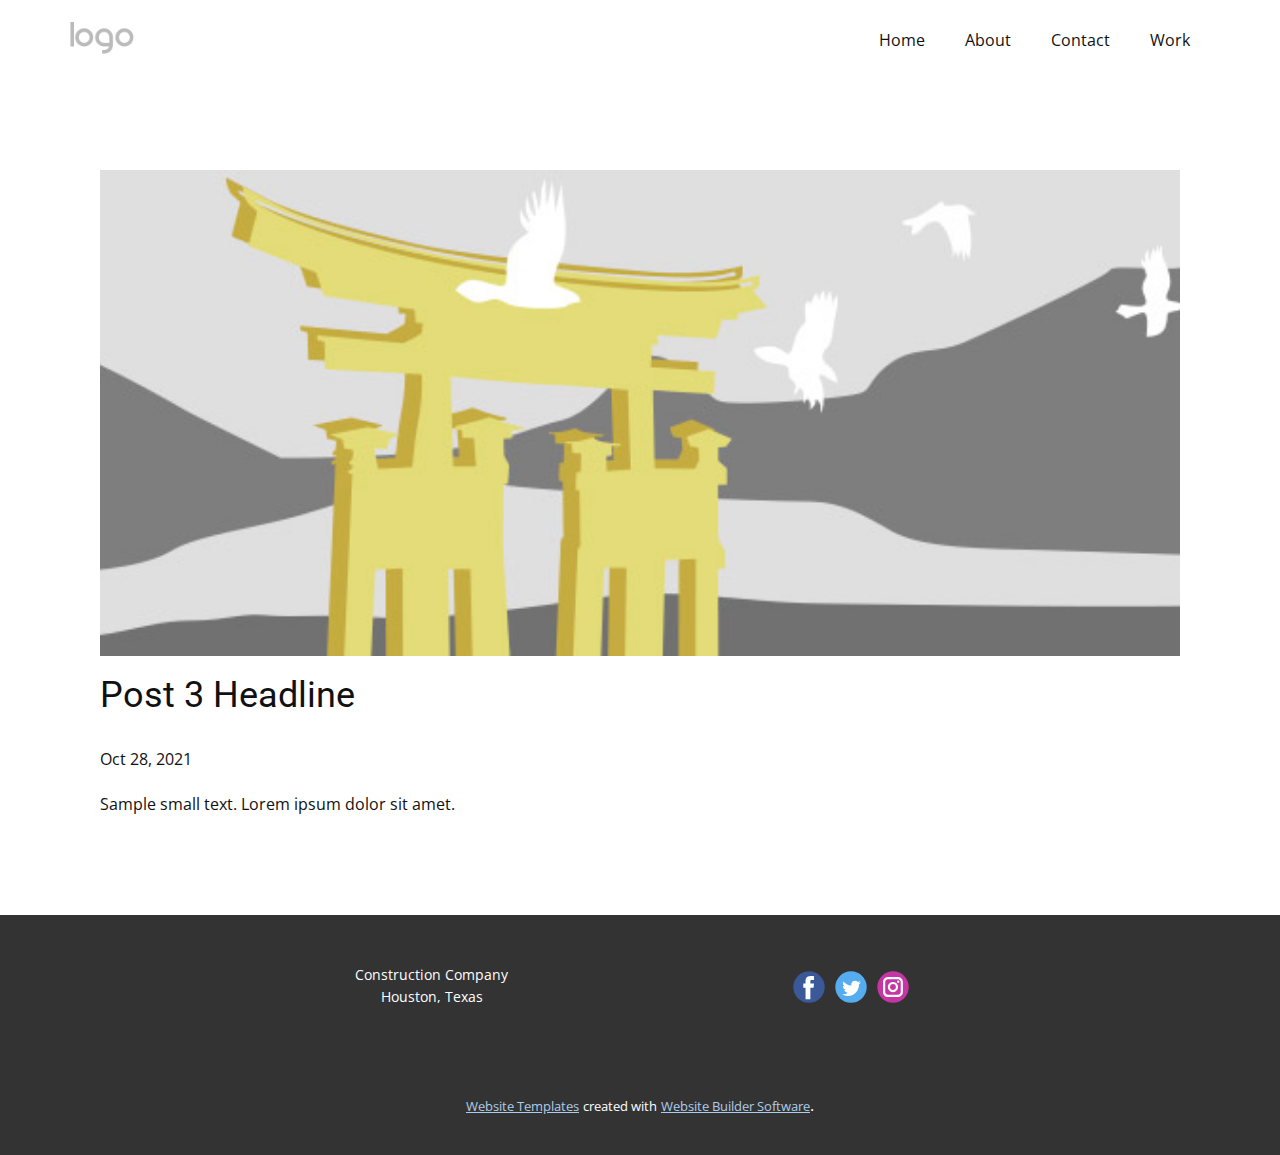
<file: blog/post-2.html>
<!doctype html>
<html style="font-size: 16px;"><head>
    <meta name="viewport" content="width=device-width, initial-scale=1.0">
    <meta charset="utf-8">
    <meta name="keywords" content="Post 1 Headline">
    <meta name="description" content="">
    <meta name="page_type" content="np-template-header-footer-from-plugin">
    <title>Post 3 Headline</title>
    <link rel="stylesheet" href="../nicepage.css" media="screen">
<link rel="stylesheet" href="../Post-Template.css" media="screen">
    <script class="u-script" type="text/javascript" src="../jquery.js" defer=""></script>
    <script class="u-script" type="text/javascript" src="../nicepage.js" defer=""></script>
    <meta name="generator" content="Nicepage 3.29.1, nicepage.com">
    <link id="u-theme-google-font" rel="stylesheet" href="https://fonts.googleapis.com/css?family=Roboto:100,100i,300,300i,400,400i,500,500i,700,700i,900,900i|Open+Sans:300,300i,400,400i,600,600i,700,700i,800,800i">
    
    
    <script type="application/ld+json">{
		"@context": "http://schema.org",
		"@type": "Organization",
		"name": "",
		"logo": "images/default-logo.png",
		"sameAs": [
				"https://facebook.com/name",
				"https://twitter.com/name",
				"https://instagram.com/name"
		]
}</script>
    <meta name="theme-color" content="#478ac9">
    <meta name="twitter:site" content="@">
    <meta name="twitter:card" content="summary_large_image">
    <meta name="twitter:title" content="Post Template">
    <meta name="twitter:description" content="">
  </head>
  <body class="u-body"><header class="u-clearfix u-header u-header" id="sec-83b5"><div class="u-clearfix u-sheet u-valign-middle u-sheet-1">
        <a href="https://nicepage.com" class="u-image u-logo u-image-1">
          <img src="../images/default-logo.png" class="u-logo-image u-logo-image-1">
        </a>
        <nav class="u-menu u-menu-dropdown u-offcanvas u-menu-1">
          <div class="menu-collapse" style="font-size: 1rem; letter-spacing: 0px;">
            <a class="u-button-style u-custom-left-right-menu-spacing u-custom-padding-bottom u-custom-text-hover-color u-custom-top-bottom-menu-spacing u-nav-link u-text-active-palette-1-base u-text-hover-palette-2-base" href="#">
              <svg><use xmlns:xlink="http://www.w3.org/1999/xlink" xlink:href="#menu-hamburger"></use></svg>
              <svg version="1.1" xmlns="http://www.w3.org/2000/svg" xmlns:xlink="http://www.w3.org/1999/xlink"><defs><symbol id="menu-hamburger" viewBox="0 0 16 16" style="width: 16px; height: 16px;"><rect y="1" width="16" height="2"></rect><rect y="7" width="16" height="2"></rect><rect y="13" width="16" height="2"></rect>
</symbol>
</defs></svg>
            </a>
          </div>
          <div class="u-custom-menu u-nav-container">
            <ul class="u-nav u-unstyled u-nav-1"><li class="u-nav-item"><a class="u-button-style u-nav-link u-text-active-palette-1-base u-text-hover-palette-1-light-1" href="../Home.html" style="padding: 10px 20px;">Home</a>
</li><li class="u-nav-item"><a class="u-button-style u-nav-link u-text-active-palette-1-base u-text-hover-palette-1-light-1" href="../About.html" style="padding: 10px 20px;">About</a>
</li><li class="u-nav-item"><a class="u-button-style u-nav-link u-text-active-palette-1-base u-text-hover-palette-1-light-1" href="../Contact.html" style="padding: 10px 20px;">Contact</a>
</li><li class="u-nav-item"><a class="u-button-style u-nav-link u-text-active-palette-1-base u-text-hover-palette-1-light-1" href="../Work.html" style="padding: 10px 20px;">Work</a>
</li></ul>
          </div>
          <div class="u-custom-menu u-nav-container-collapse">
            <div class="u-black u-container-style u-inner-container-layout u-opacity u-opacity-95 u-sidenav">
              <div class="u-inner-container-layout u-sidenav-overflow">
                <div class="u-menu-close"></div>
                <ul class="u-align-center u-nav u-popupmenu-items u-unstyled u-nav-2"><li class="u-nav-item"><a class="u-button-style u-nav-link" href="../Home.html" style="padding: 10px 20px;">Home</a>
</li><li class="u-nav-item"><a class="u-button-style u-nav-link" href="../About.html" style="padding: 10px 20px;">About</a>
</li><li class="u-nav-item"><a class="u-button-style u-nav-link" href="../Contact.html" style="padding: 10px 20px;">Contact</a>
</li><li class="u-nav-item"><a class="u-button-style u-nav-link" href="../Work.html" style="padding: 10px 20px;">Work</a>
</li></ul>
              </div>
            </div>
            <div class="u-black u-menu-overlay u-opacity u-opacity-70"></div>
          </div>
        </nav>
      </div></header>
    <section class="u-align-center u-clearfix u-section-1" id="sec-c0a9">
      <div class="u-clearfix u-sheet u-valign-middle-md u-valign-middle-sm u-valign-middle-xs u-sheet-1"><!--post_details--><!--post_details_options_json--><!--{"source":""}--><!--/post_details_options_json--><!--blog_post-->
        <div class="u-container-style u-expanded-width u-post-details u-post-details-1">
          <div class="u-container-layout u-valign-middle u-container-layout-1"><!--blog_post_image-->
            <img alt="" class="u-blog-control u-expanded-width u-image u-image-default u-image-1" src="[data-uri]"><!--/blog_post_image--><!--blog_post_header-->
            <h2 class="u-blog-control u-text u-text-1">Post 3 Headline</h2><!--/blog_post_header--><!--blog_post_metadata-->
            <div class="u-blog-control u-metadata u-metadata-1"><!--blog_post_metadata_date-->
              <span class="u-meta-date u-meta-icon">Oct 28, 2021</span><!--/blog_post_metadata_date--><!--blog_post_metadata_category-->
              <!--/blog_post_metadata_category--><!--blog_post_metadata_comments-->
              <!--/blog_post_metadata_comments-->
            </div><!--/blog_post_metadata--><!--blog_post_content-->
            <div class="u-align-justify u-blog-control u-post-content u-text u-text-2 fr-view">
  Sample small text. Lorem ipsum dolor sit amet.
  </div><!--/blog_post_content-->
          </div>
        </div><!--/blog_post--><!--/post_details-->
      </div>
    </section>
    
    
    <footer class="u-align-center u-clearfix u-footer u-grey-80 u-footer" id="sec-79b2"><div class="u-clearfix u-sheet u-sheet-1">
        <p class="u-small-text u-text u-text-variant u-text-1">Construction Company<br>Houston, Texas
        </p>
        <div class="u-social-icons u-spacing-10 u-social-icons-1">
          <a class="u-social-url" title="facebook" target="_blank" href="https://facebook.com/name"><span class="u-icon u-social-facebook u-social-icon u-icon-1"><svg class="u-svg-link" preserveAspectRatio="xMidYMin slice" viewBox="0 0 112 112" style=""><use xmlns:xlink="http://www.w3.org/1999/xlink" xlink:href="#svg-d24f"></use></svg><svg class="u-svg-content" viewBox="0 0 112 112" x="0" y="0" id="svg-d24f"><circle fill="currentColor" cx="56.1" cy="56.1" r="55"></circle><path fill="#FFFFFF" d="M73.5,31.6h-9.1c-1.4,0-3.6,0.8-3.6,3.9v8.5h12.6L72,58.3H60.8v40.8H43.9V58.3h-8V43.9h8v-9.2
c0-6.7,3.1-17,17-17h12.5v13.9H73.5z"></path></svg></span>
          </a>
          <a class="u-social-url" title="twitter" target="_blank" href="https://twitter.com/name"><span class="u-icon u-social-icon u-social-twitter u-icon-2"><svg class="u-svg-link" preserveAspectRatio="xMidYMin slice" viewBox="0 0 112 112" style=""><use xmlns:xlink="http://www.w3.org/1999/xlink" xlink:href="#svg-8c53"></use></svg><svg class="u-svg-content" viewBox="0 0 112 112" x="0" y="0" id="svg-8c53"><circle fill="currentColor" class="st0" cx="56.1" cy="56.1" r="55"></circle><path fill="#FFFFFF" d="M83.8,47.3c0,0.6,0,1.2,0,1.7c0,17.7-13.5,38.2-38.2,38.2C38,87.2,31,85,25,81.2c1,0.1,2.1,0.2,3.2,0.2
c6.3,0,12.1-2.1,16.7-5.7c-5.9-0.1-10.8-4-12.5-9.3c0.8,0.2,1.7,0.2,2.5,0.2c1.2,0,2.4-0.2,3.5-0.5c-6.1-1.2-10.8-6.7-10.8-13.1
c0-0.1,0-0.1,0-0.2c1.8,1,3.9,1.6,6.1,1.7c-3.6-2.4-6-6.5-6-11.2c0-2.5,0.7-4.8,1.8-6.7c6.6,8.1,16.5,13.5,27.6,14
c-0.2-1-0.3-2-0.3-3.1c0-7.4,6-13.4,13.4-13.4c3.9,0,7.3,1.6,9.8,4.2c3.1-0.6,5.9-1.7,8.5-3.3c-1,3.1-3.1,5.8-5.9,7.4
c2.7-0.3,5.3-1,7.7-2.1C88.7,43,86.4,45.4,83.8,47.3z"></path></svg></span>
          </a>
          <a class="u-social-url" title="instagram" target="_blank" href="https://instagram.com/name"><span class="u-icon u-social-icon u-social-instagram u-icon-3"><svg class="u-svg-link" preserveAspectRatio="xMidYMin slice" viewBox="0 0 112 112" style=""><use xmlns:xlink="http://www.w3.org/1999/xlink" xlink:href="#svg-1a03"></use></svg><svg class="u-svg-content" viewBox="0 0 112 112" x="0" y="0" id="svg-1a03"><circle fill="currentColor" cx="56.1" cy="56.1" r="55"></circle><path fill="#FFFFFF" d="M55.9,38.2c-9.9,0-17.9,8-17.9,17.9C38,66,46,74,55.9,74c9.9,0,17.9-8,17.9-17.9C73.8,46.2,65.8,38.2,55.9,38.2
z M55.9,66.4c-5.7,0-10.3-4.6-10.3-10.3c-0.1-5.7,4.6-10.3,10.3-10.3c5.7,0,10.3,4.6,10.3,10.3C66.2,61.8,61.6,66.4,55.9,66.4z"></path><path fill="#FFFFFF" d="M74.3,33.5c-2.3,0-4.2,1.9-4.2,4.2s1.9,4.2,4.2,4.2s4.2-1.9,4.2-4.2S76.6,33.5,74.3,33.5z"></path><path fill="#FFFFFF" d="M73.1,21.3H38.6c-9.7,0-17.5,7.9-17.5,17.5v34.5c0,9.7,7.9,17.6,17.5,17.6h34.5c9.7,0,17.5-7.9,17.5-17.5V38.8
C90.6,29.1,82.7,21.3,73.1,21.3z M83,73.3c0,5.5-4.5,9.9-9.9,9.9H38.6c-5.5,0-9.9-4.5-9.9-9.9V38.8c0-5.5,4.5-9.9,9.9-9.9h34.5
c5.5,0,9.9,4.5,9.9,9.9V73.3z"></path></svg></span>
          </a>
        </div>
      </div></footer>
    <section class="u-backlink u-clearfix u-grey-80">
      <a class="u-link" href="https://nicepage.com/website-templates" target="_blank">
        <span>Website Templates</span>
      </a>
      <p class="u-text">
        <span>created with</span>
      </p>
      <a class="u-link" href="" target="_blank">
        <span>Website Builder Software</span>
      </a>. 
    </section>
  
</body></html>
</file>
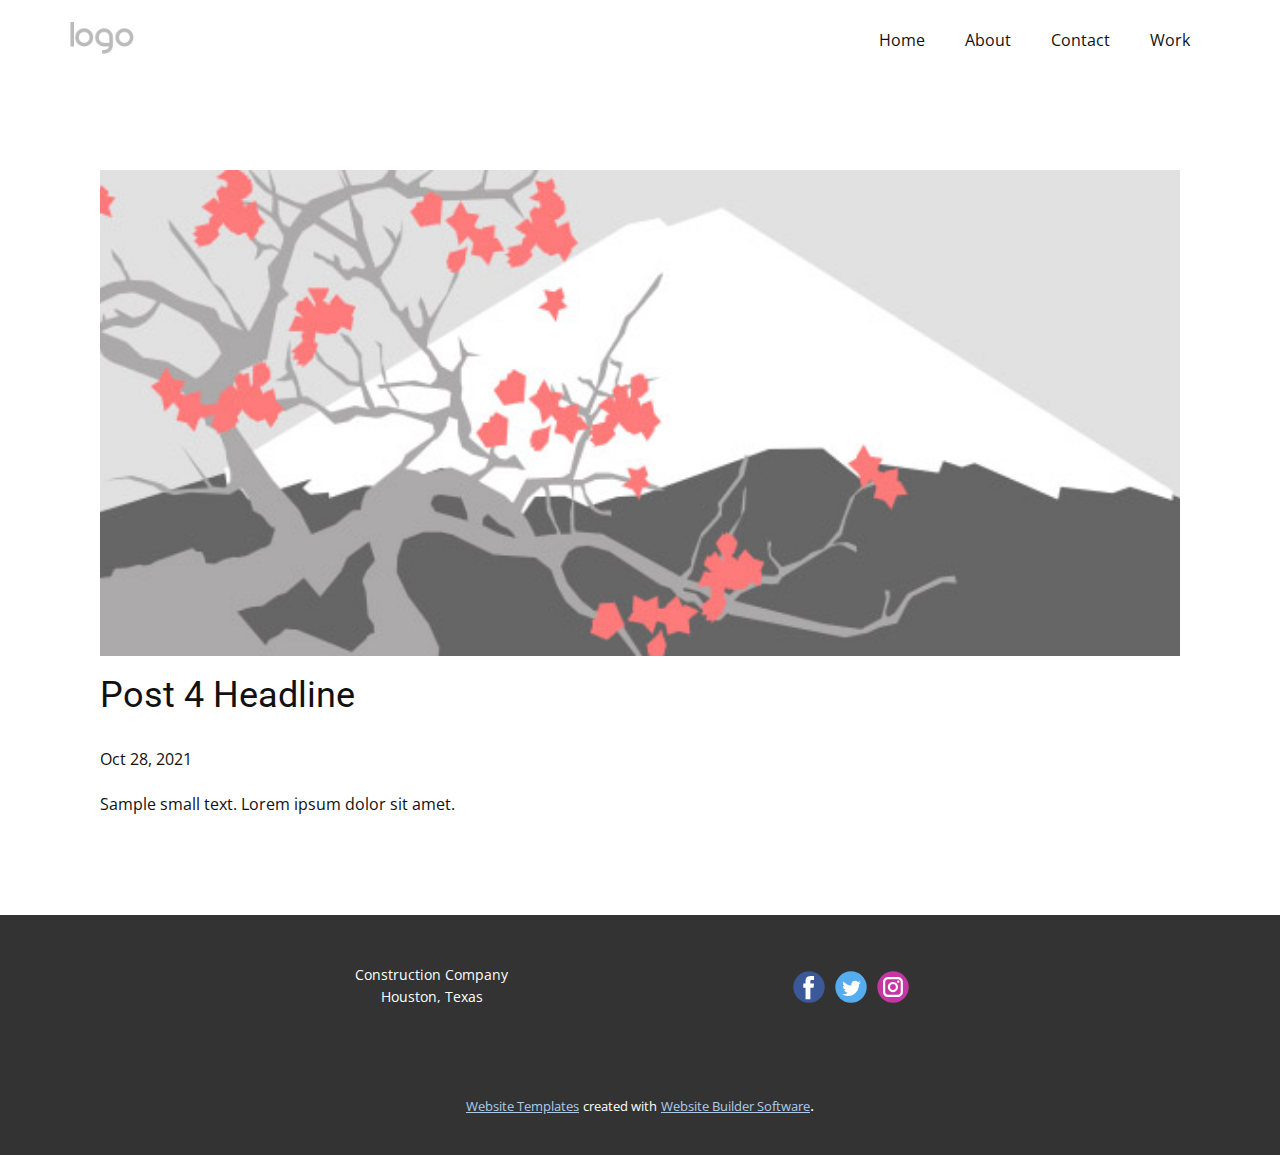
<file: blog/post-3.html>
<!doctype html>
<html style="font-size: 16px;"><head>
    <meta name="viewport" content="width=device-width, initial-scale=1.0">
    <meta charset="utf-8">
    <meta name="keywords" content="Post 1 Headline">
    <meta name="description" content="">
    <meta name="page_type" content="np-template-header-footer-from-plugin">
    <title>Post 4 Headline</title>
    <link rel="stylesheet" href="../nicepage.css" media="screen">
<link rel="stylesheet" href="../Post-Template.css" media="screen">
    <script class="u-script" type="text/javascript" src="../jquery.js" defer=""></script>
    <script class="u-script" type="text/javascript" src="../nicepage.js" defer=""></script>
    <meta name="generator" content="Nicepage 3.29.1, nicepage.com">
    <link id="u-theme-google-font" rel="stylesheet" href="https://fonts.googleapis.com/css?family=Roboto:100,100i,300,300i,400,400i,500,500i,700,700i,900,900i|Open+Sans:300,300i,400,400i,600,600i,700,700i,800,800i">
    
    
    <script type="application/ld+json">{
		"@context": "http://schema.org",
		"@type": "Organization",
		"name": "",
		"logo": "images/default-logo.png",
		"sameAs": [
				"https://facebook.com/name",
				"https://twitter.com/name",
				"https://instagram.com/name"
		]
}</script>
    <meta name="theme-color" content="#478ac9">
    <meta name="twitter:site" content="@">
    <meta name="twitter:card" content="summary_large_image">
    <meta name="twitter:title" content="Post Template">
    <meta name="twitter:description" content="">
  </head>
  <body class="u-body"><header class="u-clearfix u-header u-header" id="sec-83b5"><div class="u-clearfix u-sheet u-valign-middle u-sheet-1">
        <a href="https://nicepage.com" class="u-image u-logo u-image-1">
          <img src="../images/default-logo.png" class="u-logo-image u-logo-image-1">
        </a>
        <nav class="u-menu u-menu-dropdown u-offcanvas u-menu-1">
          <div class="menu-collapse" style="font-size: 1rem; letter-spacing: 0px;">
            <a class="u-button-style u-custom-left-right-menu-spacing u-custom-padding-bottom u-custom-text-hover-color u-custom-top-bottom-menu-spacing u-nav-link u-text-active-palette-1-base u-text-hover-palette-2-base" href="#">
              <svg><use xmlns:xlink="http://www.w3.org/1999/xlink" xlink:href="#menu-hamburger"></use></svg>
              <svg version="1.1" xmlns="http://www.w3.org/2000/svg" xmlns:xlink="http://www.w3.org/1999/xlink"><defs><symbol id="menu-hamburger" viewBox="0 0 16 16" style="width: 16px; height: 16px;"><rect y="1" width="16" height="2"></rect><rect y="7" width="16" height="2"></rect><rect y="13" width="16" height="2"></rect>
</symbol>
</defs></svg>
            </a>
          </div>
          <div class="u-custom-menu u-nav-container">
            <ul class="u-nav u-unstyled u-nav-1"><li class="u-nav-item"><a class="u-button-style u-nav-link u-text-active-palette-1-base u-text-hover-palette-1-light-1" href="../Home.html" style="padding: 10px 20px;">Home</a>
</li><li class="u-nav-item"><a class="u-button-style u-nav-link u-text-active-palette-1-base u-text-hover-palette-1-light-1" href="../About.html" style="padding: 10px 20px;">About</a>
</li><li class="u-nav-item"><a class="u-button-style u-nav-link u-text-active-palette-1-base u-text-hover-palette-1-light-1" href="../Contact.html" style="padding: 10px 20px;">Contact</a>
</li><li class="u-nav-item"><a class="u-button-style u-nav-link u-text-active-palette-1-base u-text-hover-palette-1-light-1" href="../Work.html" style="padding: 10px 20px;">Work</a>
</li></ul>
          </div>
          <div class="u-custom-menu u-nav-container-collapse">
            <div class="u-black u-container-style u-inner-container-layout u-opacity u-opacity-95 u-sidenav">
              <div class="u-inner-container-layout u-sidenav-overflow">
                <div class="u-menu-close"></div>
                <ul class="u-align-center u-nav u-popupmenu-items u-unstyled u-nav-2"><li class="u-nav-item"><a class="u-button-style u-nav-link" href="../Home.html" style="padding: 10px 20px;">Home</a>
</li><li class="u-nav-item"><a class="u-button-style u-nav-link" href="../About.html" style="padding: 10px 20px;">About</a>
</li><li class="u-nav-item"><a class="u-button-style u-nav-link" href="../Contact.html" style="padding: 10px 20px;">Contact</a>
</li><li class="u-nav-item"><a class="u-button-style u-nav-link" href="../Work.html" style="padding: 10px 20px;">Work</a>
</li></ul>
              </div>
            </div>
            <div class="u-black u-menu-overlay u-opacity u-opacity-70"></div>
          </div>
        </nav>
      </div></header>
    <section class="u-align-center u-clearfix u-section-1" id="sec-c0a9">
      <div class="u-clearfix u-sheet u-valign-middle-md u-valign-middle-sm u-valign-middle-xs u-sheet-1"><!--post_details--><!--post_details_options_json--><!--{"source":""}--><!--/post_details_options_json--><!--blog_post-->
        <div class="u-container-style u-expanded-width u-post-details u-post-details-1">
          <div class="u-container-layout u-valign-middle u-container-layout-1"><!--blog_post_image-->
            <img alt="" class="u-blog-control u-expanded-width u-image u-image-default u-image-1" src="[data-uri]"><!--/blog_post_image--><!--blog_post_header-->
            <h2 class="u-blog-control u-text u-text-1">Post 4 Headline</h2><!--/blog_post_header--><!--blog_post_metadata-->
            <div class="u-blog-control u-metadata u-metadata-1"><!--blog_post_metadata_date-->
              <span class="u-meta-date u-meta-icon">Oct 28, 2021</span><!--/blog_post_metadata_date--><!--blog_post_metadata_category-->
              <!--/blog_post_metadata_category--><!--blog_post_metadata_comments-->
              <!--/blog_post_metadata_comments-->
            </div><!--/blog_post_metadata--><!--blog_post_content-->
            <div class="u-align-justify u-blog-control u-post-content u-text u-text-2 fr-view">
  Sample small text. Lorem ipsum dolor sit amet.
  </div><!--/blog_post_content-->
          </div>
        </div><!--/blog_post--><!--/post_details-->
      </div>
    </section>
    
    
    <footer class="u-align-center u-clearfix u-footer u-grey-80 u-footer" id="sec-79b2"><div class="u-clearfix u-sheet u-sheet-1">
        <p class="u-small-text u-text u-text-variant u-text-1">Construction Company<br>Houston, Texas
        </p>
        <div class="u-social-icons u-spacing-10 u-social-icons-1">
          <a class="u-social-url" title="facebook" target="_blank" href="https://facebook.com/name"><span class="u-icon u-social-facebook u-social-icon u-icon-1"><svg class="u-svg-link" preserveAspectRatio="xMidYMin slice" viewBox="0 0 112 112" style=""><use xmlns:xlink="http://www.w3.org/1999/xlink" xlink:href="#svg-d24f"></use></svg><svg class="u-svg-content" viewBox="0 0 112 112" x="0" y="0" id="svg-d24f"><circle fill="currentColor" cx="56.1" cy="56.1" r="55"></circle><path fill="#FFFFFF" d="M73.5,31.6h-9.1c-1.4,0-3.6,0.8-3.6,3.9v8.5h12.6L72,58.3H60.8v40.8H43.9V58.3h-8V43.9h8v-9.2
c0-6.7,3.1-17,17-17h12.5v13.9H73.5z"></path></svg></span>
          </a>
          <a class="u-social-url" title="twitter" target="_blank" href="https://twitter.com/name"><span class="u-icon u-social-icon u-social-twitter u-icon-2"><svg class="u-svg-link" preserveAspectRatio="xMidYMin slice" viewBox="0 0 112 112" style=""><use xmlns:xlink="http://www.w3.org/1999/xlink" xlink:href="#svg-8c53"></use></svg><svg class="u-svg-content" viewBox="0 0 112 112" x="0" y="0" id="svg-8c53"><circle fill="currentColor" class="st0" cx="56.1" cy="56.1" r="55"></circle><path fill="#FFFFFF" d="M83.8,47.3c0,0.6,0,1.2,0,1.7c0,17.7-13.5,38.2-38.2,38.2C38,87.2,31,85,25,81.2c1,0.1,2.1,0.2,3.2,0.2
c6.3,0,12.1-2.1,16.7-5.7c-5.9-0.1-10.8-4-12.5-9.3c0.8,0.2,1.7,0.2,2.5,0.2c1.2,0,2.4-0.2,3.5-0.5c-6.1-1.2-10.8-6.7-10.8-13.1
c0-0.1,0-0.1,0-0.2c1.8,1,3.9,1.6,6.1,1.7c-3.6-2.4-6-6.5-6-11.2c0-2.5,0.7-4.8,1.8-6.7c6.6,8.1,16.5,13.5,27.6,14
c-0.2-1-0.3-2-0.3-3.1c0-7.4,6-13.4,13.4-13.4c3.9,0,7.3,1.6,9.8,4.2c3.1-0.6,5.9-1.7,8.5-3.3c-1,3.1-3.1,5.8-5.9,7.4
c2.7-0.3,5.3-1,7.7-2.1C88.7,43,86.4,45.4,83.8,47.3z"></path></svg></span>
          </a>
          <a class="u-social-url" title="instagram" target="_blank" href="https://instagram.com/name"><span class="u-icon u-social-icon u-social-instagram u-icon-3"><svg class="u-svg-link" preserveAspectRatio="xMidYMin slice" viewBox="0 0 112 112" style=""><use xmlns:xlink="http://www.w3.org/1999/xlink" xlink:href="#svg-1a03"></use></svg><svg class="u-svg-content" viewBox="0 0 112 112" x="0" y="0" id="svg-1a03"><circle fill="currentColor" cx="56.1" cy="56.1" r="55"></circle><path fill="#FFFFFF" d="M55.9,38.2c-9.9,0-17.9,8-17.9,17.9C38,66,46,74,55.9,74c9.9,0,17.9-8,17.9-17.9C73.8,46.2,65.8,38.2,55.9,38.2
z M55.9,66.4c-5.7,0-10.3-4.6-10.3-10.3c-0.1-5.7,4.6-10.3,10.3-10.3c5.7,0,10.3,4.6,10.3,10.3C66.2,61.8,61.6,66.4,55.9,66.4z"></path><path fill="#FFFFFF" d="M74.3,33.5c-2.3,0-4.2,1.9-4.2,4.2s1.9,4.2,4.2,4.2s4.2-1.9,4.2-4.2S76.6,33.5,74.3,33.5z"></path><path fill="#FFFFFF" d="M73.1,21.3H38.6c-9.7,0-17.5,7.9-17.5,17.5v34.5c0,9.7,7.9,17.6,17.5,17.6h34.5c9.7,0,17.5-7.9,17.5-17.5V38.8
C90.6,29.1,82.7,21.3,73.1,21.3z M83,73.3c0,5.5-4.5,9.9-9.9,9.9H38.6c-5.5,0-9.9-4.5-9.9-9.9V38.8c0-5.5,4.5-9.9,9.9-9.9h34.5
c5.5,0,9.9,4.5,9.9,9.9V73.3z"></path></svg></span>
          </a>
        </div>
      </div></footer>
    <section class="u-backlink u-clearfix u-grey-80">
      <a class="u-link" href="https://nicepage.com/website-templates" target="_blank">
        <span>Website Templates</span>
      </a>
      <p class="u-text">
        <span>created with</span>
      </p>
      <a class="u-link" href="" target="_blank">
        <span>Website Builder Software</span>
      </a>. 
    </section>
  
</body></html>
</file>
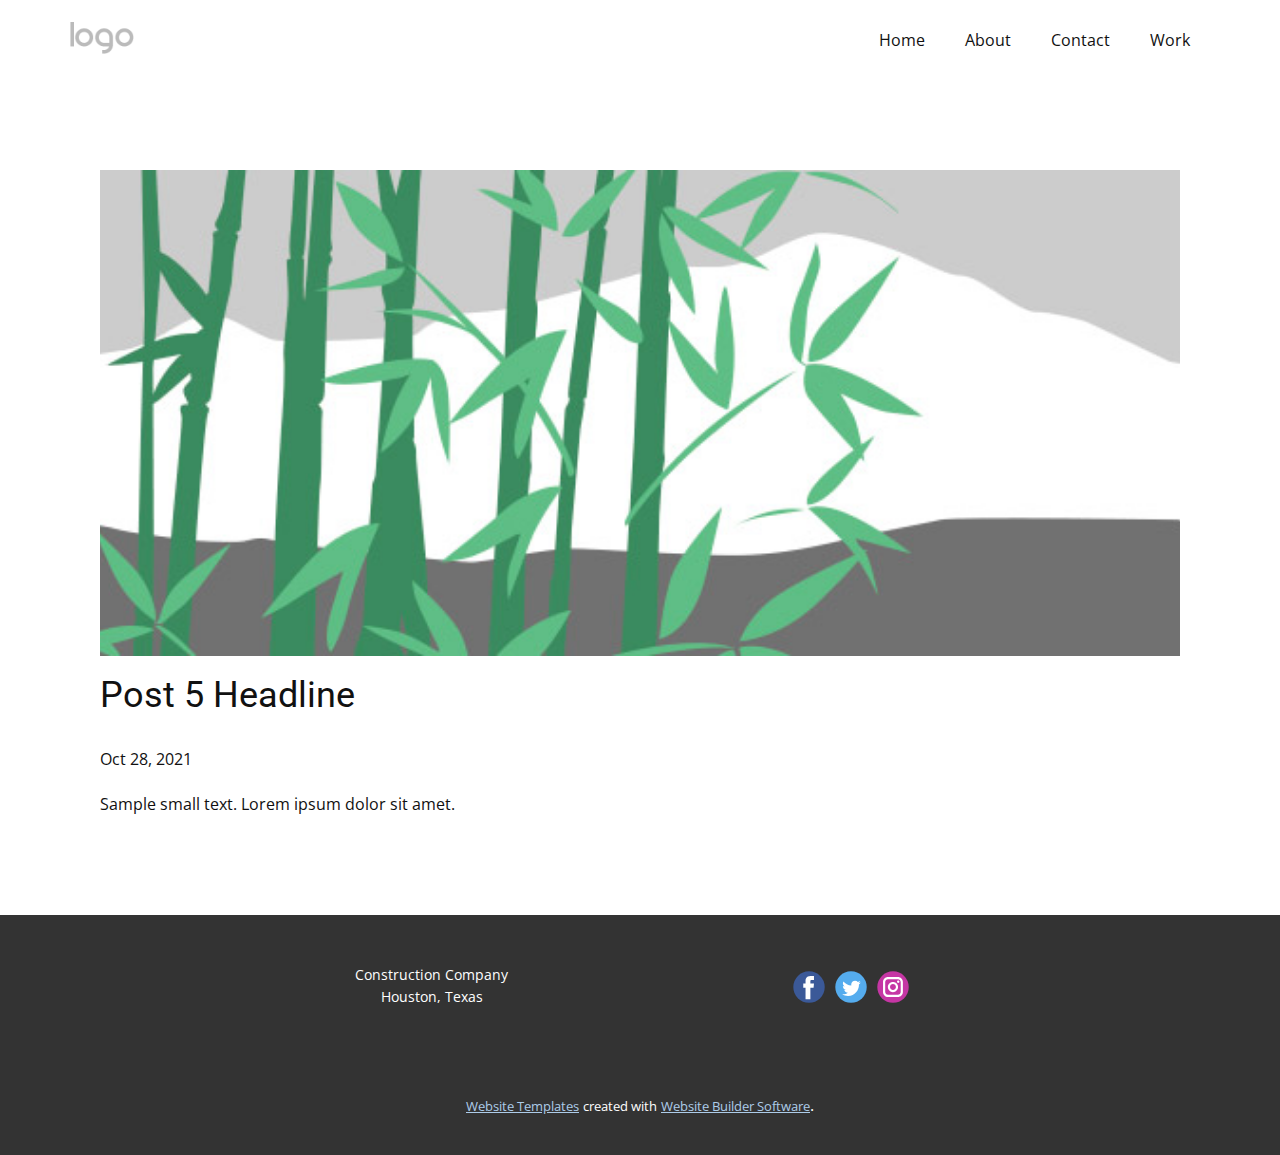
<file: blog/post-4.html>
<!doctype html>
<html style="font-size: 16px;"><head>
    <meta name="viewport" content="width=device-width, initial-scale=1.0">
    <meta charset="utf-8">
    <meta name="keywords" content="Post 1 Headline">
    <meta name="description" content="">
    <meta name="page_type" content="np-template-header-footer-from-plugin">
    <title>Post 5 Headline</title>
    <link rel="stylesheet" href="../nicepage.css" media="screen">
<link rel="stylesheet" href="../Post-Template.css" media="screen">
    <script class="u-script" type="text/javascript" src="../jquery.js" defer=""></script>
    <script class="u-script" type="text/javascript" src="../nicepage.js" defer=""></script>
    <meta name="generator" content="Nicepage 3.29.1, nicepage.com">
    <link id="u-theme-google-font" rel="stylesheet" href="https://fonts.googleapis.com/css?family=Roboto:100,100i,300,300i,400,400i,500,500i,700,700i,900,900i|Open+Sans:300,300i,400,400i,600,600i,700,700i,800,800i">
    
    
    <script type="application/ld+json">{
		"@context": "http://schema.org",
		"@type": "Organization",
		"name": "",
		"logo": "images/default-logo.png",
		"sameAs": [
				"https://facebook.com/name",
				"https://twitter.com/name",
				"https://instagram.com/name"
		]
}</script>
    <meta name="theme-color" content="#478ac9">
    <meta name="twitter:site" content="@">
    <meta name="twitter:card" content="summary_large_image">
    <meta name="twitter:title" content="Post Template">
    <meta name="twitter:description" content="">
  </head>
  <body class="u-body"><header class="u-clearfix u-header u-header" id="sec-83b5"><div class="u-clearfix u-sheet u-valign-middle u-sheet-1">
        <a href="https://nicepage.com" class="u-image u-logo u-image-1">
          <img src="../images/default-logo.png" class="u-logo-image u-logo-image-1">
        </a>
        <nav class="u-menu u-menu-dropdown u-offcanvas u-menu-1">
          <div class="menu-collapse" style="font-size: 1rem; letter-spacing: 0px;">
            <a class="u-button-style u-custom-left-right-menu-spacing u-custom-padding-bottom u-custom-text-hover-color u-custom-top-bottom-menu-spacing u-nav-link u-text-active-palette-1-base u-text-hover-palette-2-base" href="#">
              <svg><use xmlns:xlink="http://www.w3.org/1999/xlink" xlink:href="#menu-hamburger"></use></svg>
              <svg version="1.1" xmlns="http://www.w3.org/2000/svg" xmlns:xlink="http://www.w3.org/1999/xlink"><defs><symbol id="menu-hamburger" viewBox="0 0 16 16" style="width: 16px; height: 16px;"><rect y="1" width="16" height="2"></rect><rect y="7" width="16" height="2"></rect><rect y="13" width="16" height="2"></rect>
</symbol>
</defs></svg>
            </a>
          </div>
          <div class="u-custom-menu u-nav-container">
            <ul class="u-nav u-unstyled u-nav-1"><li class="u-nav-item"><a class="u-button-style u-nav-link u-text-active-palette-1-base u-text-hover-palette-1-light-1" href="../Home.html" style="padding: 10px 20px;">Home</a>
</li><li class="u-nav-item"><a class="u-button-style u-nav-link u-text-active-palette-1-base u-text-hover-palette-1-light-1" href="../About.html" style="padding: 10px 20px;">About</a>
</li><li class="u-nav-item"><a class="u-button-style u-nav-link u-text-active-palette-1-base u-text-hover-palette-1-light-1" href="../Contact.html" style="padding: 10px 20px;">Contact</a>
</li><li class="u-nav-item"><a class="u-button-style u-nav-link u-text-active-palette-1-base u-text-hover-palette-1-light-1" href="../Work.html" style="padding: 10px 20px;">Work</a>
</li></ul>
          </div>
          <div class="u-custom-menu u-nav-container-collapse">
            <div class="u-black u-container-style u-inner-container-layout u-opacity u-opacity-95 u-sidenav">
              <div class="u-inner-container-layout u-sidenav-overflow">
                <div class="u-menu-close"></div>
                <ul class="u-align-center u-nav u-popupmenu-items u-unstyled u-nav-2"><li class="u-nav-item"><a class="u-button-style u-nav-link" href="../Home.html" style="padding: 10px 20px;">Home</a>
</li><li class="u-nav-item"><a class="u-button-style u-nav-link" href="../About.html" style="padding: 10px 20px;">About</a>
</li><li class="u-nav-item"><a class="u-button-style u-nav-link" href="../Contact.html" style="padding: 10px 20px;">Contact</a>
</li><li class="u-nav-item"><a class="u-button-style u-nav-link" href="../Work.html" style="padding: 10px 20px;">Work</a>
</li></ul>
              </div>
            </div>
            <div class="u-black u-menu-overlay u-opacity u-opacity-70"></div>
          </div>
        </nav>
      </div></header>
    <section class="u-align-center u-clearfix u-section-1" id="sec-c0a9">
      <div class="u-clearfix u-sheet u-valign-middle-md u-valign-middle-sm u-valign-middle-xs u-sheet-1"><!--post_details--><!--post_details_options_json--><!--{"source":""}--><!--/post_details_options_json--><!--blog_post-->
        <div class="u-container-style u-expanded-width u-post-details u-post-details-1">
          <div class="u-container-layout u-valign-middle u-container-layout-1"><!--blog_post_image-->
            <img alt="" class="u-blog-control u-expanded-width u-image u-image-default u-image-1" src="[data-uri]"><!--/blog_post_image--><!--blog_post_header-->
            <h2 class="u-blog-control u-text u-text-1">Post 5 Headline</h2><!--/blog_post_header--><!--blog_post_metadata-->
            <div class="u-blog-control u-metadata u-metadata-1"><!--blog_post_metadata_date-->
              <span class="u-meta-date u-meta-icon">Oct 28, 2021</span><!--/blog_post_metadata_date--><!--blog_post_metadata_category-->
              <!--/blog_post_metadata_category--><!--blog_post_metadata_comments-->
              <!--/blog_post_metadata_comments-->
            </div><!--/blog_post_metadata--><!--blog_post_content-->
            <div class="u-align-justify u-blog-control u-post-content u-text u-text-2 fr-view">
  Sample small text. Lorem ipsum dolor sit amet.
  </div><!--/blog_post_content-->
          </div>
        </div><!--/blog_post--><!--/post_details-->
      </div>
    </section>
    
    
    <footer class="u-align-center u-clearfix u-footer u-grey-80 u-footer" id="sec-79b2"><div class="u-clearfix u-sheet u-sheet-1">
        <p class="u-small-text u-text u-text-variant u-text-1">Construction Company<br>Houston, Texas
        </p>
        <div class="u-social-icons u-spacing-10 u-social-icons-1">
          <a class="u-social-url" title="facebook" target="_blank" href="https://facebook.com/name"><span class="u-icon u-social-facebook u-social-icon u-icon-1"><svg class="u-svg-link" preserveAspectRatio="xMidYMin slice" viewBox="0 0 112 112" style=""><use xmlns:xlink="http://www.w3.org/1999/xlink" xlink:href="#svg-d24f"></use></svg><svg class="u-svg-content" viewBox="0 0 112 112" x="0" y="0" id="svg-d24f"><circle fill="currentColor" cx="56.1" cy="56.1" r="55"></circle><path fill="#FFFFFF" d="M73.5,31.6h-9.1c-1.4,0-3.6,0.8-3.6,3.9v8.5h12.6L72,58.3H60.8v40.8H43.9V58.3h-8V43.9h8v-9.2
c0-6.7,3.1-17,17-17h12.5v13.9H73.5z"></path></svg></span>
          </a>
          <a class="u-social-url" title="twitter" target="_blank" href="https://twitter.com/name"><span class="u-icon u-social-icon u-social-twitter u-icon-2"><svg class="u-svg-link" preserveAspectRatio="xMidYMin slice" viewBox="0 0 112 112" style=""><use xmlns:xlink="http://www.w3.org/1999/xlink" xlink:href="#svg-8c53"></use></svg><svg class="u-svg-content" viewBox="0 0 112 112" x="0" y="0" id="svg-8c53"><circle fill="currentColor" class="st0" cx="56.1" cy="56.1" r="55"></circle><path fill="#FFFFFF" d="M83.8,47.3c0,0.6,0,1.2,0,1.7c0,17.7-13.5,38.2-38.2,38.2C38,87.2,31,85,25,81.2c1,0.1,2.1,0.2,3.2,0.2
c6.3,0,12.1-2.1,16.7-5.7c-5.9-0.1-10.8-4-12.5-9.3c0.8,0.2,1.7,0.2,2.5,0.2c1.2,0,2.4-0.2,3.5-0.5c-6.1-1.2-10.8-6.7-10.8-13.1
c0-0.1,0-0.1,0-0.2c1.8,1,3.9,1.6,6.1,1.7c-3.6-2.4-6-6.5-6-11.2c0-2.5,0.7-4.8,1.8-6.7c6.6,8.1,16.5,13.5,27.6,14
c-0.2-1-0.3-2-0.3-3.1c0-7.4,6-13.4,13.4-13.4c3.9,0,7.3,1.6,9.8,4.2c3.1-0.6,5.9-1.7,8.5-3.3c-1,3.1-3.1,5.8-5.9,7.4
c2.7-0.3,5.3-1,7.7-2.1C88.7,43,86.4,45.4,83.8,47.3z"></path></svg></span>
          </a>
          <a class="u-social-url" title="instagram" target="_blank" href="https://instagram.com/name"><span class="u-icon u-social-icon u-social-instagram u-icon-3"><svg class="u-svg-link" preserveAspectRatio="xMidYMin slice" viewBox="0 0 112 112" style=""><use xmlns:xlink="http://www.w3.org/1999/xlink" xlink:href="#svg-1a03"></use></svg><svg class="u-svg-content" viewBox="0 0 112 112" x="0" y="0" id="svg-1a03"><circle fill="currentColor" cx="56.1" cy="56.1" r="55"></circle><path fill="#FFFFFF" d="M55.9,38.2c-9.9,0-17.9,8-17.9,17.9C38,66,46,74,55.9,74c9.9,0,17.9-8,17.9-17.9C73.8,46.2,65.8,38.2,55.9,38.2
z M55.9,66.4c-5.7,0-10.3-4.6-10.3-10.3c-0.1-5.7,4.6-10.3,10.3-10.3c5.7,0,10.3,4.6,10.3,10.3C66.2,61.8,61.6,66.4,55.9,66.4z"></path><path fill="#FFFFFF" d="M74.3,33.5c-2.3,0-4.2,1.9-4.2,4.2s1.9,4.2,4.2,4.2s4.2-1.9,4.2-4.2S76.6,33.5,74.3,33.5z"></path><path fill="#FFFFFF" d="M73.1,21.3H38.6c-9.7,0-17.5,7.9-17.5,17.5v34.5c0,9.7,7.9,17.6,17.5,17.6h34.5c9.7,0,17.5-7.9,17.5-17.5V38.8
C90.6,29.1,82.7,21.3,73.1,21.3z M83,73.3c0,5.5-4.5,9.9-9.9,9.9H38.6c-5.5,0-9.9-4.5-9.9-9.9V38.8c0-5.5,4.5-9.9,9.9-9.9h34.5
c5.5,0,9.9,4.5,9.9,9.9V73.3z"></path></svg></span>
          </a>
        </div>
      </div></footer>
    <section class="u-backlink u-clearfix u-grey-80">
      <a class="u-link" href="https://nicepage.com/website-templates" target="_blank">
        <span>Website Templates</span>
      </a>
      <p class="u-text">
        <span>created with</span>
      </p>
      <a class="u-link" href="" target="_blank">
        <span>Website Builder Software</span>
      </a>. 
    </section>
  
</body></html>
</file>
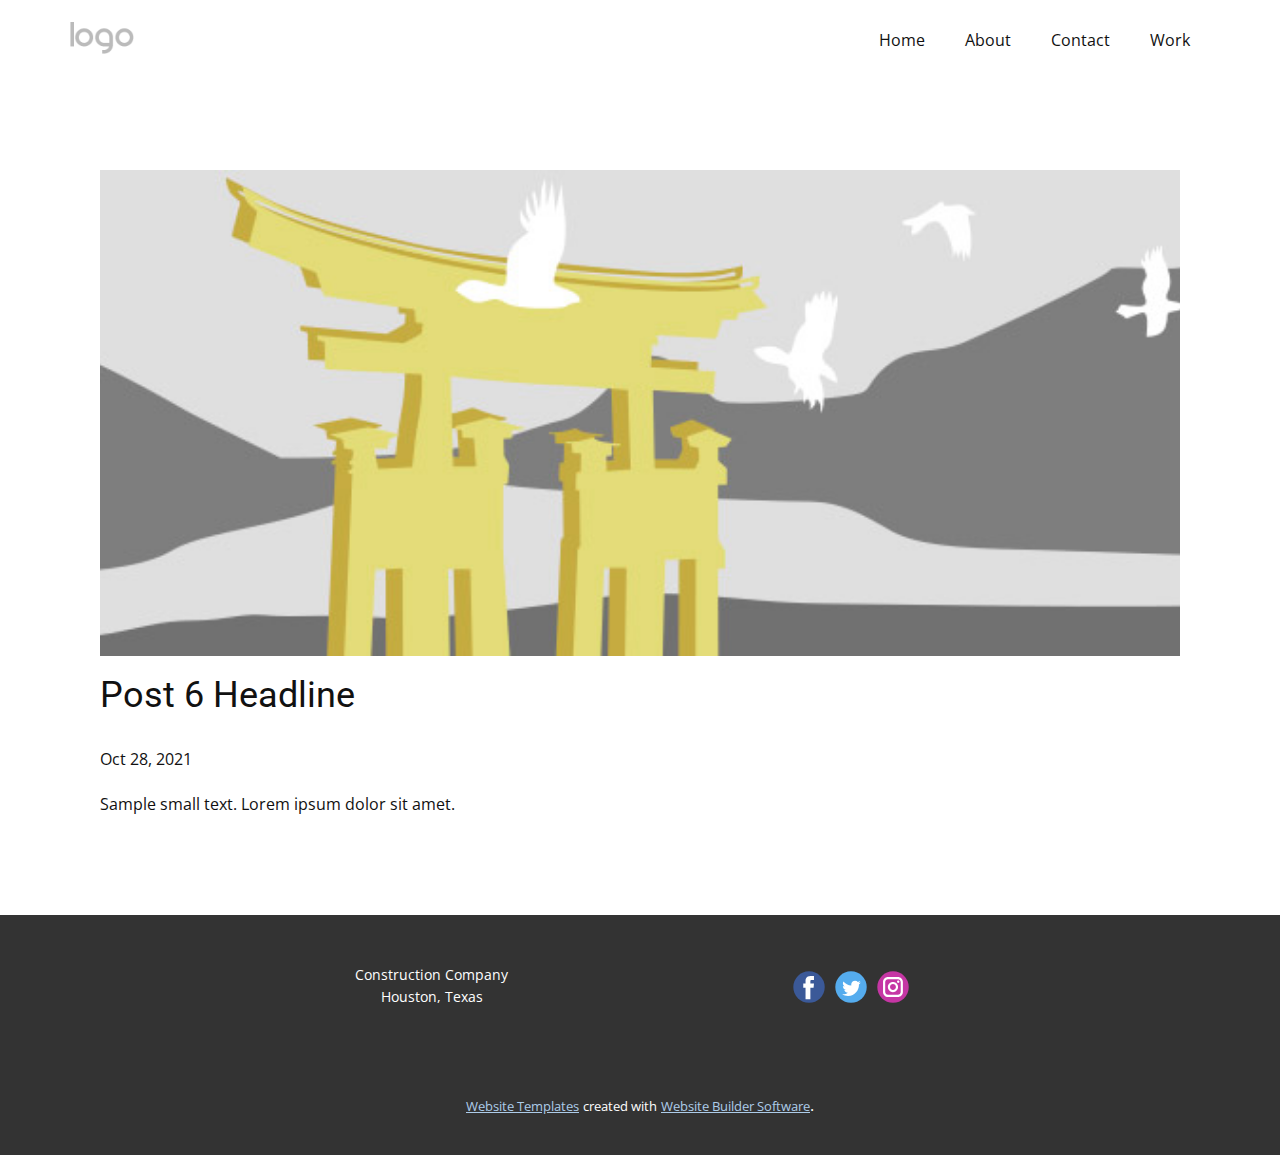
<file: blog/post-5.html>
<!doctype html>
<html style="font-size: 16px;"><head>
    <meta name="viewport" content="width=device-width, initial-scale=1.0">
    <meta charset="utf-8">
    <meta name="keywords" content="Post 1 Headline">
    <meta name="description" content="">
    <meta name="page_type" content="np-template-header-footer-from-plugin">
    <title>Post 6 Headline</title>
    <link rel="stylesheet" href="../nicepage.css" media="screen">
<link rel="stylesheet" href="../Post-Template.css" media="screen">
    <script class="u-script" type="text/javascript" src="../jquery.js" defer=""></script>
    <script class="u-script" type="text/javascript" src="../nicepage.js" defer=""></script>
    <meta name="generator" content="Nicepage 3.29.1, nicepage.com">
    <link id="u-theme-google-font" rel="stylesheet" href="https://fonts.googleapis.com/css?family=Roboto:100,100i,300,300i,400,400i,500,500i,700,700i,900,900i|Open+Sans:300,300i,400,400i,600,600i,700,700i,800,800i">
    
    
    <script type="application/ld+json">{
		"@context": "http://schema.org",
		"@type": "Organization",
		"name": "",
		"logo": "images/default-logo.png",
		"sameAs": [
				"https://facebook.com/name",
				"https://twitter.com/name",
				"https://instagram.com/name"
		]
}</script>
    <meta name="theme-color" content="#478ac9">
    <meta name="twitter:site" content="@">
    <meta name="twitter:card" content="summary_large_image">
    <meta name="twitter:title" content="Post Template">
    <meta name="twitter:description" content="">
  </head>
  <body class="u-body"><header class="u-clearfix u-header u-header" id="sec-83b5"><div class="u-clearfix u-sheet u-valign-middle u-sheet-1">
        <a href="https://nicepage.com" class="u-image u-logo u-image-1">
          <img src="../images/default-logo.png" class="u-logo-image u-logo-image-1">
        </a>
        <nav class="u-menu u-menu-dropdown u-offcanvas u-menu-1">
          <div class="menu-collapse" style="font-size: 1rem; letter-spacing: 0px;">
            <a class="u-button-style u-custom-left-right-menu-spacing u-custom-padding-bottom u-custom-text-hover-color u-custom-top-bottom-menu-spacing u-nav-link u-text-active-palette-1-base u-text-hover-palette-2-base" href="#">
              <svg><use xmlns:xlink="http://www.w3.org/1999/xlink" xlink:href="#menu-hamburger"></use></svg>
              <svg version="1.1" xmlns="http://www.w3.org/2000/svg" xmlns:xlink="http://www.w3.org/1999/xlink"><defs><symbol id="menu-hamburger" viewBox="0 0 16 16" style="width: 16px; height: 16px;"><rect y="1" width="16" height="2"></rect><rect y="7" width="16" height="2"></rect><rect y="13" width="16" height="2"></rect>
</symbol>
</defs></svg>
            </a>
          </div>
          <div class="u-custom-menu u-nav-container">
            <ul class="u-nav u-unstyled u-nav-1"><li class="u-nav-item"><a class="u-button-style u-nav-link u-text-active-palette-1-base u-text-hover-palette-1-light-1" href="../Home.html" style="padding: 10px 20px;">Home</a>
</li><li class="u-nav-item"><a class="u-button-style u-nav-link u-text-active-palette-1-base u-text-hover-palette-1-light-1" href="../About.html" style="padding: 10px 20px;">About</a>
</li><li class="u-nav-item"><a class="u-button-style u-nav-link u-text-active-palette-1-base u-text-hover-palette-1-light-1" href="../Contact.html" style="padding: 10px 20px;">Contact</a>
</li><li class="u-nav-item"><a class="u-button-style u-nav-link u-text-active-palette-1-base u-text-hover-palette-1-light-1" href="../Work.html" style="padding: 10px 20px;">Work</a>
</li></ul>
          </div>
          <div class="u-custom-menu u-nav-container-collapse">
            <div class="u-black u-container-style u-inner-container-layout u-opacity u-opacity-95 u-sidenav">
              <div class="u-inner-container-layout u-sidenav-overflow">
                <div class="u-menu-close"></div>
                <ul class="u-align-center u-nav u-popupmenu-items u-unstyled u-nav-2"><li class="u-nav-item"><a class="u-button-style u-nav-link" href="../Home.html" style="padding: 10px 20px;">Home</a>
</li><li class="u-nav-item"><a class="u-button-style u-nav-link" href="../About.html" style="padding: 10px 20px;">About</a>
</li><li class="u-nav-item"><a class="u-button-style u-nav-link" href="../Contact.html" style="padding: 10px 20px;">Contact</a>
</li><li class="u-nav-item"><a class="u-button-style u-nav-link" href="../Work.html" style="padding: 10px 20px;">Work</a>
</li></ul>
              </div>
            </div>
            <div class="u-black u-menu-overlay u-opacity u-opacity-70"></div>
          </div>
        </nav>
      </div></header>
    <section class="u-align-center u-clearfix u-section-1" id="sec-c0a9">
      <div class="u-clearfix u-sheet u-valign-middle-md u-valign-middle-sm u-valign-middle-xs u-sheet-1"><!--post_details--><!--post_details_options_json--><!--{"source":""}--><!--/post_details_options_json--><!--blog_post-->
        <div class="u-container-style u-expanded-width u-post-details u-post-details-1">
          <div class="u-container-layout u-valign-middle u-container-layout-1"><!--blog_post_image-->
            <img alt="" class="u-blog-control u-expanded-width u-image u-image-default u-image-1" src="[data-uri]"><!--/blog_post_image--><!--blog_post_header-->
            <h2 class="u-blog-control u-text u-text-1">Post 6 Headline</h2><!--/blog_post_header--><!--blog_post_metadata-->
            <div class="u-blog-control u-metadata u-metadata-1"><!--blog_post_metadata_date-->
              <span class="u-meta-date u-meta-icon">Oct 28, 2021</span><!--/blog_post_metadata_date--><!--blog_post_metadata_category-->
              <!--/blog_post_metadata_category--><!--blog_post_metadata_comments-->
              <!--/blog_post_metadata_comments-->
            </div><!--/blog_post_metadata--><!--blog_post_content-->
            <div class="u-align-justify u-blog-control u-post-content u-text u-text-2 fr-view">
  Sample small text. Lorem ipsum dolor sit amet.
  </div><!--/blog_post_content-->
          </div>
        </div><!--/blog_post--><!--/post_details-->
      </div>
    </section>
    
    
    <footer class="u-align-center u-clearfix u-footer u-grey-80 u-footer" id="sec-79b2"><div class="u-clearfix u-sheet u-sheet-1">
        <p class="u-small-text u-text u-text-variant u-text-1">Construction Company<br>Houston, Texas
        </p>
        <div class="u-social-icons u-spacing-10 u-social-icons-1">
          <a class="u-social-url" title="facebook" target="_blank" href="https://facebook.com/name"><span class="u-icon u-social-facebook u-social-icon u-icon-1"><svg class="u-svg-link" preserveAspectRatio="xMidYMin slice" viewBox="0 0 112 112" style=""><use xmlns:xlink="http://www.w3.org/1999/xlink" xlink:href="#svg-d24f"></use></svg><svg class="u-svg-content" viewBox="0 0 112 112" x="0" y="0" id="svg-d24f"><circle fill="currentColor" cx="56.1" cy="56.1" r="55"></circle><path fill="#FFFFFF" d="M73.5,31.6h-9.1c-1.4,0-3.6,0.8-3.6,3.9v8.5h12.6L72,58.3H60.8v40.8H43.9V58.3h-8V43.9h8v-9.2
c0-6.7,3.1-17,17-17h12.5v13.9H73.5z"></path></svg></span>
          </a>
          <a class="u-social-url" title="twitter" target="_blank" href="https://twitter.com/name"><span class="u-icon u-social-icon u-social-twitter u-icon-2"><svg class="u-svg-link" preserveAspectRatio="xMidYMin slice" viewBox="0 0 112 112" style=""><use xmlns:xlink="http://www.w3.org/1999/xlink" xlink:href="#svg-8c53"></use></svg><svg class="u-svg-content" viewBox="0 0 112 112" x="0" y="0" id="svg-8c53"><circle fill="currentColor" class="st0" cx="56.1" cy="56.1" r="55"></circle><path fill="#FFFFFF" d="M83.8,47.3c0,0.6,0,1.2,0,1.7c0,17.7-13.5,38.2-38.2,38.2C38,87.2,31,85,25,81.2c1,0.1,2.1,0.2,3.2,0.2
c6.3,0,12.1-2.1,16.7-5.7c-5.9-0.1-10.8-4-12.5-9.3c0.8,0.2,1.7,0.2,2.5,0.2c1.2,0,2.4-0.2,3.5-0.5c-6.1-1.2-10.8-6.7-10.8-13.1
c0-0.1,0-0.1,0-0.2c1.8,1,3.9,1.6,6.1,1.7c-3.6-2.4-6-6.5-6-11.2c0-2.5,0.7-4.8,1.8-6.7c6.6,8.1,16.5,13.5,27.6,14
c-0.2-1-0.3-2-0.3-3.1c0-7.4,6-13.4,13.4-13.4c3.9,0,7.3,1.6,9.8,4.2c3.1-0.6,5.9-1.7,8.5-3.3c-1,3.1-3.1,5.8-5.9,7.4
c2.7-0.3,5.3-1,7.7-2.1C88.7,43,86.4,45.4,83.8,47.3z"></path></svg></span>
          </a>
          <a class="u-social-url" title="instagram" target="_blank" href="https://instagram.com/name"><span class="u-icon u-social-icon u-social-instagram u-icon-3"><svg class="u-svg-link" preserveAspectRatio="xMidYMin slice" viewBox="0 0 112 112" style=""><use xmlns:xlink="http://www.w3.org/1999/xlink" xlink:href="#svg-1a03"></use></svg><svg class="u-svg-content" viewBox="0 0 112 112" x="0" y="0" id="svg-1a03"><circle fill="currentColor" cx="56.1" cy="56.1" r="55"></circle><path fill="#FFFFFF" d="M55.9,38.2c-9.9,0-17.9,8-17.9,17.9C38,66,46,74,55.9,74c9.9,0,17.9-8,17.9-17.9C73.8,46.2,65.8,38.2,55.9,38.2
z M55.9,66.4c-5.7,0-10.3-4.6-10.3-10.3c-0.1-5.7,4.6-10.3,10.3-10.3c5.7,0,10.3,4.6,10.3,10.3C66.2,61.8,61.6,66.4,55.9,66.4z"></path><path fill="#FFFFFF" d="M74.3,33.5c-2.3,0-4.2,1.9-4.2,4.2s1.9,4.2,4.2,4.2s4.2-1.9,4.2-4.2S76.6,33.5,74.3,33.5z"></path><path fill="#FFFFFF" d="M73.1,21.3H38.6c-9.7,0-17.5,7.9-17.5,17.5v34.5c0,9.7,7.9,17.6,17.5,17.6h34.5c9.7,0,17.5-7.9,17.5-17.5V38.8
C90.6,29.1,82.7,21.3,73.1,21.3z M83,73.3c0,5.5-4.5,9.9-9.9,9.9H38.6c-5.5,0-9.9-4.5-9.9-9.9V38.8c0-5.5,4.5-9.9,9.9-9.9h34.5
c5.5,0,9.9,4.5,9.9,9.9V73.3z"></path></svg></span>
          </a>
        </div>
      </div></footer>
    <section class="u-backlink u-clearfix u-grey-80">
      <a class="u-link" href="https://nicepage.com/website-templates" target="_blank">
        <span>Website Templates</span>
      </a>
      <p class="u-text">
        <span>created with</span>
      </p>
      <a class="u-link" href="" target="_blank">
        <span>Website Builder Software</span>
      </a>. 
    </section>
  
</body></html>
</file>
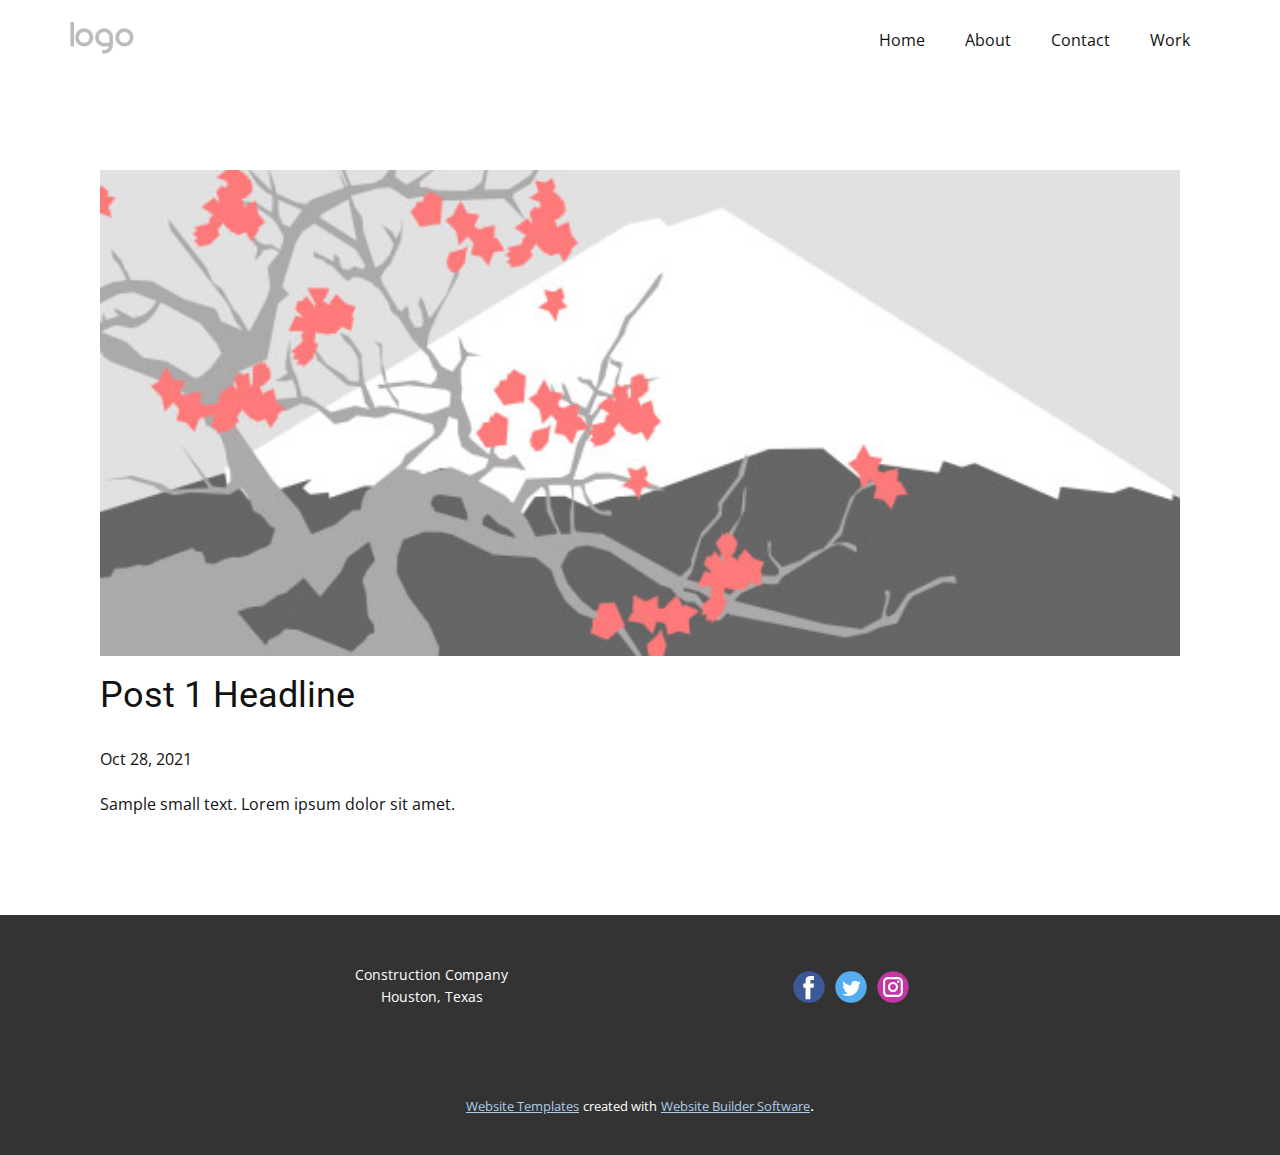
<file: blog/post.html>
<!doctype html>
<html style="font-size: 16px;"><head>
    <meta name="viewport" content="width=device-width, initial-scale=1.0">
    <meta charset="utf-8">
    <meta name="keywords" content="Post 1 Headline">
    <meta name="description" content="">
    <meta name="page_type" content="np-template-header-footer-from-plugin">
    <title>Post 1 Headline</title>
    <link rel="stylesheet" href="../nicepage.css" media="screen">
<link rel="stylesheet" href="../Post-Template.css" media="screen">
    <script class="u-script" type="text/javascript" src="../jquery.js" defer=""></script>
    <script class="u-script" type="text/javascript" src="../nicepage.js" defer=""></script>
    <meta name="generator" content="Nicepage 3.29.1, nicepage.com">
    <link id="u-theme-google-font" rel="stylesheet" href="https://fonts.googleapis.com/css?family=Roboto:100,100i,300,300i,400,400i,500,500i,700,700i,900,900i|Open+Sans:300,300i,400,400i,600,600i,700,700i,800,800i">
    
    
    <script type="application/ld+json">{
		"@context": "http://schema.org",
		"@type": "Organization",
		"name": "",
		"logo": "images/default-logo.png",
		"sameAs": [
				"https://facebook.com/name",
				"https://twitter.com/name",
				"https://instagram.com/name"
		]
}</script>
    <meta name="theme-color" content="#478ac9">
    <meta name="twitter:site" content="@">
    <meta name="twitter:card" content="summary_large_image">
    <meta name="twitter:title" content="Post Template">
    <meta name="twitter:description" content="">
  </head>
  <body class="u-body"><header class="u-clearfix u-header u-header" id="sec-83b5"><div class="u-clearfix u-sheet u-valign-middle u-sheet-1">
        <a href="https://nicepage.com" class="u-image u-logo u-image-1">
          <img src="../images/default-logo.png" class="u-logo-image u-logo-image-1">
        </a>
        <nav class="u-menu u-menu-dropdown u-offcanvas u-menu-1">
          <div class="menu-collapse" style="font-size: 1rem; letter-spacing: 0px;">
            <a class="u-button-style u-custom-left-right-menu-spacing u-custom-padding-bottom u-custom-text-hover-color u-custom-top-bottom-menu-spacing u-nav-link u-text-active-palette-1-base u-text-hover-palette-2-base" href="#">
              <svg><use xmlns:xlink="http://www.w3.org/1999/xlink" xlink:href="#menu-hamburger"></use></svg>
              <svg version="1.1" xmlns="http://www.w3.org/2000/svg" xmlns:xlink="http://www.w3.org/1999/xlink"><defs><symbol id="menu-hamburger" viewBox="0 0 16 16" style="width: 16px; height: 16px;"><rect y="1" width="16" height="2"></rect><rect y="7" width="16" height="2"></rect><rect y="13" width="16" height="2"></rect>
</symbol>
</defs></svg>
            </a>
          </div>
          <div class="u-custom-menu u-nav-container">
            <ul class="u-nav u-unstyled u-nav-1"><li class="u-nav-item"><a class="u-button-style u-nav-link u-text-active-palette-1-base u-text-hover-palette-1-light-1" href="../Home.html" style="padding: 10px 20px;">Home</a>
</li><li class="u-nav-item"><a class="u-button-style u-nav-link u-text-active-palette-1-base u-text-hover-palette-1-light-1" href="../About.html" style="padding: 10px 20px;">About</a>
</li><li class="u-nav-item"><a class="u-button-style u-nav-link u-text-active-palette-1-base u-text-hover-palette-1-light-1" href="../Contact.html" style="padding: 10px 20px;">Contact</a>
</li><li class="u-nav-item"><a class="u-button-style u-nav-link u-text-active-palette-1-base u-text-hover-palette-1-light-1" href="../Work.html" style="padding: 10px 20px;">Work</a>
</li></ul>
          </div>
          <div class="u-custom-menu u-nav-container-collapse">
            <div class="u-black u-container-style u-inner-container-layout u-opacity u-opacity-95 u-sidenav">
              <div class="u-inner-container-layout u-sidenav-overflow">
                <div class="u-menu-close"></div>
                <ul class="u-align-center u-nav u-popupmenu-items u-unstyled u-nav-2"><li class="u-nav-item"><a class="u-button-style u-nav-link" href="../Home.html" style="padding: 10px 20px;">Home</a>
</li><li class="u-nav-item"><a class="u-button-style u-nav-link" href="../About.html" style="padding: 10px 20px;">About</a>
</li><li class="u-nav-item"><a class="u-button-style u-nav-link" href="../Contact.html" style="padding: 10px 20px;">Contact</a>
</li><li class="u-nav-item"><a class="u-button-style u-nav-link" href="../Work.html" style="padding: 10px 20px;">Work</a>
</li></ul>
              </div>
            </div>
            <div class="u-black u-menu-overlay u-opacity u-opacity-70"></div>
          </div>
        </nav>
      </div></header>
    <section class="u-align-center u-clearfix u-section-1" id="sec-c0a9">
      <div class="u-clearfix u-sheet u-valign-middle-md u-valign-middle-sm u-valign-middle-xs u-sheet-1"><!--post_details--><!--post_details_options_json--><!--{"source":""}--><!--/post_details_options_json--><!--blog_post-->
        <div class="u-container-style u-expanded-width u-post-details u-post-details-1">
          <div class="u-container-layout u-valign-middle u-container-layout-1"><!--blog_post_image-->
            <img alt="" class="u-blog-control u-expanded-width u-image u-image-default u-image-1" src="[data-uri]"><!--/blog_post_image--><!--blog_post_header-->
            <h2 class="u-blog-control u-text u-text-1">Post 1 Headline</h2><!--/blog_post_header--><!--blog_post_metadata-->
            <div class="u-blog-control u-metadata u-metadata-1"><!--blog_post_metadata_date-->
              <span class="u-meta-date u-meta-icon">Oct 28, 2021</span><!--/blog_post_metadata_date--><!--blog_post_metadata_category-->
              <!--/blog_post_metadata_category--><!--blog_post_metadata_comments-->
              <!--/blog_post_metadata_comments-->
            </div><!--/blog_post_metadata--><!--blog_post_content-->
            <div class="u-align-justify u-blog-control u-post-content u-text u-text-2 fr-view">
  Sample small text. Lorem ipsum dolor sit amet.
  </div><!--/blog_post_content-->
          </div>
        </div><!--/blog_post--><!--/post_details-->
      </div>
    </section>
    
    
    <footer class="u-align-center u-clearfix u-footer u-grey-80 u-footer" id="sec-79b2"><div class="u-clearfix u-sheet u-sheet-1">
        <p class="u-small-text u-text u-text-variant u-text-1">Construction Company<br>Houston, Texas
        </p>
        <div class="u-social-icons u-spacing-10 u-social-icons-1">
          <a class="u-social-url" title="facebook" target="_blank" href="https://facebook.com/name"><span class="u-icon u-social-facebook u-social-icon u-icon-1"><svg class="u-svg-link" preserveAspectRatio="xMidYMin slice" viewBox="0 0 112 112" style=""><use xmlns:xlink="http://www.w3.org/1999/xlink" xlink:href="#svg-d24f"></use></svg><svg class="u-svg-content" viewBox="0 0 112 112" x="0" y="0" id="svg-d24f"><circle fill="currentColor" cx="56.1" cy="56.1" r="55"></circle><path fill="#FFFFFF" d="M73.5,31.6h-9.1c-1.4,0-3.6,0.8-3.6,3.9v8.5h12.6L72,58.3H60.8v40.8H43.9V58.3h-8V43.9h8v-9.2
c0-6.7,3.1-17,17-17h12.5v13.9H73.5z"></path></svg></span>
          </a>
          <a class="u-social-url" title="twitter" target="_blank" href="https://twitter.com/name"><span class="u-icon u-social-icon u-social-twitter u-icon-2"><svg class="u-svg-link" preserveAspectRatio="xMidYMin slice" viewBox="0 0 112 112" style=""><use xmlns:xlink="http://www.w3.org/1999/xlink" xlink:href="#svg-8c53"></use></svg><svg class="u-svg-content" viewBox="0 0 112 112" x="0" y="0" id="svg-8c53"><circle fill="currentColor" class="st0" cx="56.1" cy="56.1" r="55"></circle><path fill="#FFFFFF" d="M83.8,47.3c0,0.6,0,1.2,0,1.7c0,17.7-13.5,38.2-38.2,38.2C38,87.2,31,85,25,81.2c1,0.1,2.1,0.2,3.2,0.2
c6.3,0,12.1-2.1,16.7-5.7c-5.9-0.1-10.8-4-12.5-9.3c0.8,0.2,1.7,0.2,2.5,0.2c1.2,0,2.4-0.2,3.5-0.5c-6.1-1.2-10.8-6.7-10.8-13.1
c0-0.1,0-0.1,0-0.2c1.8,1,3.9,1.6,6.1,1.7c-3.6-2.4-6-6.5-6-11.2c0-2.5,0.7-4.8,1.8-6.7c6.6,8.1,16.5,13.5,27.6,14
c-0.2-1-0.3-2-0.3-3.1c0-7.4,6-13.4,13.4-13.4c3.9,0,7.3,1.6,9.8,4.2c3.1-0.6,5.9-1.7,8.5-3.3c-1,3.1-3.1,5.8-5.9,7.4
c2.7-0.3,5.3-1,7.7-2.1C88.7,43,86.4,45.4,83.8,47.3z"></path></svg></span>
          </a>
          <a class="u-social-url" title="instagram" target="_blank" href="https://instagram.com/name"><span class="u-icon u-social-icon u-social-instagram u-icon-3"><svg class="u-svg-link" preserveAspectRatio="xMidYMin slice" viewBox="0 0 112 112" style=""><use xmlns:xlink="http://www.w3.org/1999/xlink" xlink:href="#svg-1a03"></use></svg><svg class="u-svg-content" viewBox="0 0 112 112" x="0" y="0" id="svg-1a03"><circle fill="currentColor" cx="56.1" cy="56.1" r="55"></circle><path fill="#FFFFFF" d="M55.9,38.2c-9.9,0-17.9,8-17.9,17.9C38,66,46,74,55.9,74c9.9,0,17.9-8,17.9-17.9C73.8,46.2,65.8,38.2,55.9,38.2
z M55.9,66.4c-5.7,0-10.3-4.6-10.3-10.3c-0.1-5.7,4.6-10.3,10.3-10.3c5.7,0,10.3,4.6,10.3,10.3C66.2,61.8,61.6,66.4,55.9,66.4z"></path><path fill="#FFFFFF" d="M74.3,33.5c-2.3,0-4.2,1.9-4.2,4.2s1.9,4.2,4.2,4.2s4.2-1.9,4.2-4.2S76.6,33.5,74.3,33.5z"></path><path fill="#FFFFFF" d="M73.1,21.3H38.6c-9.7,0-17.5,7.9-17.5,17.5v34.5c0,9.7,7.9,17.6,17.5,17.6h34.5c9.7,0,17.5-7.9,17.5-17.5V38.8
C90.6,29.1,82.7,21.3,73.1,21.3z M83,73.3c0,5.5-4.5,9.9-9.9,9.9H38.6c-5.5,0-9.9-4.5-9.9-9.9V38.8c0-5.5,4.5-9.9,9.9-9.9h34.5
c5.5,0,9.9,4.5,9.9,9.9V73.3z"></path></svg></span>
          </a>
        </div>
      </div></footer>
    <section class="u-backlink u-clearfix u-grey-80">
      <a class="u-link" href="https://nicepage.com/website-templates" target="_blank">
        <span>Website Templates</span>
      </a>
      <p class="u-text">
        <span>created with</span>
      </p>
      <a class="u-link" href="" target="_blank">
        <span>Website Builder Software</span>
      </a>. 
    </section>
  
</body></html>
</file>
